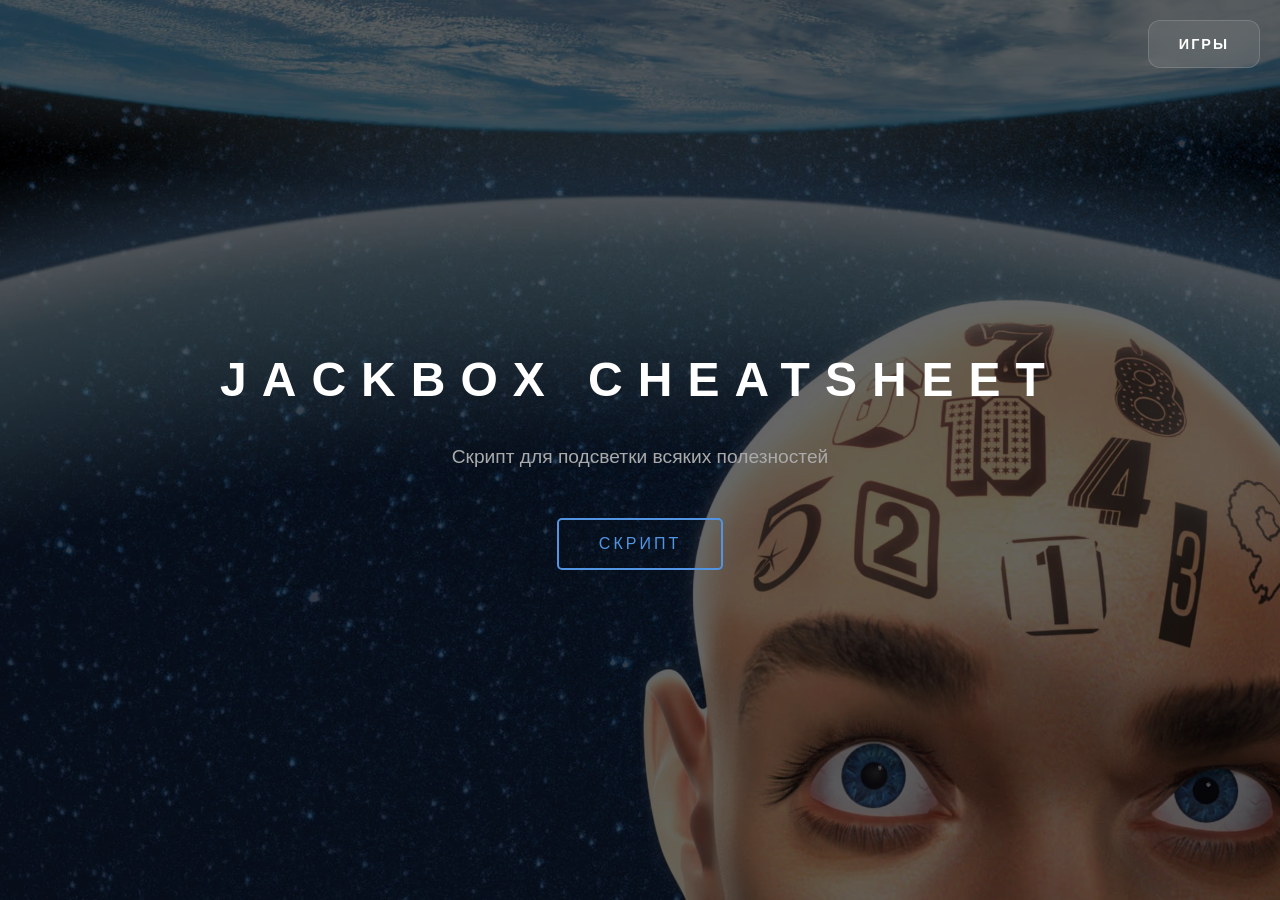
<file: index.html>
<!DOCTYPE html>
<html lang="ru">
<head>
    <meta charset="UTF-8">
    <meta name="viewport" content="width=device-width, initial-scale=1.0">
    <title>Jackbox Hub | Приветствие</title>

    <link rel="stylesheet" href="menu.css">

    <style>
        body, html { margin: 0; padding: 0; width: 100%; height: 100vh; overflow: hidden; font-family: 'Segoe UI', sans-serif; }
        body { background: url('images/index.avif') no-repeat center center fixed; background-size: cover; display: flex; flex-direction: column; align-items: center; justify-content: center; color: #fff; }
        body::before { content: ''; position: fixed; top: 0; left: 0; right: 0; bottom: 0; background: rgba(0, 0, 0, 0.6); z-index: -1; }

        h1 { font-size: 3rem; letter-spacing: 15px; text-transform: uppercase; margin-bottom: 20px; }
        p { font-size: 1.2rem; margin-bottom: 40px; color: #aaa; }

        .start-btn { padding: 15px 40px; background: transparent; border: 2px solid #5294e2; color: #5294e2; font-size: 1rem; text-transform: uppercase; letter-spacing: 3px; cursor: pointer; transition: 0.3s; text-decoration: none; border-radius: 5px; margin: 10px; }
        .start-btn:hover { background: #5294e2; color: #fff; box-shadow: 0 0 20px #5294e2; }

        /* Стеклянное окошко с прозрачностью */
        .script-panel {
            display: none;
            position: fixed;
            top: 50%; left: 50%;
            transform: translate(-50%, -50%);
            width: 90%;
            max-width: 600px;
            background: rgba(20, 20, 27, 0.6); /* Прозрачность 0.6 */
            backdrop-filter: blur(25px); /* Более сильное размытие */
            border: 1px solid rgba(255,255,255,0.15);
            border-radius: 20px;
            padding: 25px;
            box-shadow: 0 20px 50px rgba(0,0,0,0.5);
            z-index: 1000;
        }
        .script-panel textarea { width: 100%; height: 150px; background: rgba(0,0,0,0.2); color: #fff; font-family: monospace; border: 1px solid rgba(255,255,255,0.1); padding: 15px; border-radius: 10px; margin-bottom: 15px; resize: none; box-sizing: border-box; }
    </style>
    <script src="menu.js"></script>
</head>
<body>

    <h1>JACKBOX CHEATSHEET</h1>
    <p>Скрипт для подсветки всяких полезностей</p>

    <div style="display: flex; gap: 10px;">
        <button class="start-btn" id="scriptBtn">СКРИПТ</button>
    </div>

    <div class="script-panel" id="codeModal">
        <h3 style="margin-top: 0; color: #fff; letter-spacing: 2px;">Скрипт для TamperMonkey</h3>
        <textarea id="codeArea" readonly></textarea>
        <div style="display: flex; gap: 10px;">
            <button class="start-btn" id="copyBtn" style="margin: 0; padding: 10px 20px; font-size: 0.8rem;">СКОПИРОВАТЬ</button>
            <button class="start-btn" onclick="document.getElementById('codeModal').style.display='none'" style="margin: 0; padding: 10px 20px; font-size: 0.8rem; border-color: #ff5555; color: #ff5555;">ЗАКРЫТЬ</button>
        </div>
    </div>

    <script>
        const code = `// ==UserScript==
// @name         Jackbox Room Smasher
// @namespace    http://tampermonkey.net/
// @version      1.0
// @description  Подсвечивает правильные ответы в математике и правилах (TMP, TMP2, TMP3), а так же выводит список букв в игре слова (TMP)
// @match        *://*.jackbox.fun/*
// @match        *://*.jackbox.tv/*
// @grant        none
// ==/UserScript==

(function() {
    'use strict';

    let gridObserved = false;

    function solveExpression(text) {
        try {
            let clean = text.replace(/[xX]/g, '*').replace(/÷/g, '/').replace(/[^0-9+\-*/().\s]/g, '');
            if (!clean) return null;
            /* eslint-disable-next-line no-eval */
            return eval(clean);
        } catch(e) {
            return null;
        }
    }

    function universalSolver() {
        if (!gridObserved) {
            const gridWrapper = document.querySelector('#state-grid');
            if (gridWrapper) {
                const gridObserver = new MutationObserver(() => universalSolver());
                gridObserver.observe(gridWrapper, { attributes: true, attributeFilter: ['class', 'style'] });
                gridObserved = true;
            }
        }

        // --- ЭТАП 0: СБОР СТРОКИ ДЛЯ ИГРЫ В СЛОВА (GRID) ---
        const gridWrapper = document.querySelector('#state-grid');
        const isGridActive = gridWrapper && !gridWrapper.classList.contains('pt-page-off') && gridWrapper.style.display !== 'none';

        const gridCells = isGridActive ? Array.from(gridWrapper.querySelectorAll('.jbg-grid-text')) : [];
        const gridString = gridCells.map(cell => cell.innerText.replace(/[\s\u200c\u200b]/g, '')).join('');

        if (gridCells.length === 25 && /[а-яА-ЯёЁa-zA-Z]/.test(gridString)) {
            let container = document.getElementById('extracted-grid-string');

            if (!container) {
                container = document.createElement('div');
                container.id = 'extracted-grid-string';
                container.style.background = '#111';
                container.style.color = '#39ff14';
                container.style.padding = '8px';
                container.style.fontWeight = 'bold';
                container.style.fontSize = '1.4rem';
                container.style.letterSpacing = '3px';
                container.style.textAlign = 'center';
                container.style.border = '2px dashed #39ff14';
                container.style.borderRadius = '5px';
                container.style.width = '90%';
                container.style.cursor = 'pointer';
                container.title = 'Кликни, чтобы скопировать';

                container.style.position = 'fixed';
                container.style.bottom = '10px';
                container.style.left = '5%';
                container.style.zIndex = '99999';
                container.style.margin = '0';

                container.addEventListener('click', () => {
                    navigator.clipboard.writeText(container.innerText).then(() => {
                        const oldBg = container.style.background;
                        container.style.background = '#39ff14';
                        container.style.color = '#000';
                        setTimeout(() => {
                            container.style.background = oldBg;
                            container.style.color = '#39ff14';
                        }, 200);
                    });
                });
                document.body.appendChild(container);
            }
            if (container.innerText !== gridString) {
                container.innerText = gridString;
                navigator.clipboard.writeText(gridString).catch(() => {});
            }
        } else {
            let container = document.getElementById('extracted-grid-string');
            if (container) container.remove();
        }

        // --- ЭТАП 1: ПОДГОТОВКА СЕЛЕКТОРОВ ДЛЯ ДРУГИХ ИГР ---
        const promptEl = document.querySelector('.message.prompt, #prompt .text, .prompt .text, #make-single-choice-text, .instructions');
        const buttons = document.querySelectorAll('button.action.choice, button.choice-button, #make-single-choice-choices button, .button-choice, button.choice');

        if (!promptEl || buttons.length === 0) return;

        let instruction = promptEl.innerText.trim();
        const ariaHiddenEl = promptEl.querySelector('[aria-hidden="true"]');
        if (ariaHiddenEl) {
            instruction = ariaHiddenEl.textContent.trim();
        } else {
            const clone = promptEl.cloneNode(true);
            clone.querySelectorAll('.textDescriptions').forEach(el => el.remove());
            instruction = clone.textContent.trim();
        }

        let targetIndex = -1;
        const btnTexts = Array.from(buttons).map(b => b.innerText.trim());
        const btnNumbers = btnTexts.map(t => parseFloat(t));
        const isNumeric = btnNumbers.every(n => !isNaN(n));
        const isNegative = instruction.startsWith('Не');

        // --- ПРОВЕРКА НА ЧИСТУЮ МАТЕМАТИКУ ---
        const mathInstruction = instruction.replace(/[xX]/g, '*');

        // Проверяем: есть ли цифры и знаки, и нет ли обычных букв (кроме уже замененных X)
        if (/[0-9+\-*/×÷]/.test(mathInstruction) && !/[а-яА-Яa-zA-Z]/.test(mathInstruction.replace(/\*/g, ''))) {
            const correctAnswer = solveExpression(instruction);
            if (correctAnswer !== null) {
                targetIndex = btnNumbers.indexOf(correctAnswer);
            }
        }
        // --- РЕЖИМ "ПРАВИЛА" ---
        else {
            if (instruction.includes('кнопку') || instruction.includes('кнопка')) {
                let numWord = instruction.match(/(первую|вторую|третью|четвертую|четвёртую)/);
                if (numWord) {
                    let idx = -1;
                    if (numWord[0] === 'первую') idx = 0;
                    if (numWord[0] === 'вторую') idx = 1;
                    if (numWord[0] === 'третью') idx = 2;
                    if (numWord[0] === 'четвертую' || numWord[0] === 'четвёртую') idx = 3;

                    if (isNegative) {
                        targetIndex = (idx === 0) ? 1 : 0;
                    } else {
                        targetIndex = idx;
                    }
                }
            }
            else if (isNumeric) {
                if (instruction.includes('нечетное') || instruction.includes('нечётное')) {
                    let idx = btnNumbers.findIndex(n => n % 2 !== 0);
                    targetIndex = isNegative ? btnNumbers.findIndex(n => n % 2 === 0) : idx;
                }
                else if (instruction.includes('четное') || instruction.includes('чётное')) {
                    let idx = btnNumbers.findIndex(n => n % 2 === 0);
                    targetIndex = isNegative ? btnNumbers.findIndex(n => n % 2 !== 0) : idx;
                }
                else if (instruction.includes('наименьшее') || instruction.includes('меньшее')) {
                    let min = Math.min(...btnNumbers);
                    let idx = btnNumbers.indexOf(min);
                    targetIndex = isNegative ? btnNumbers.findIndex(n => n !== min) : idx;
                }
                else if (instruction.includes('наибольшее') || instruction.includes('большее')) {
                    let max = Math.max(...btnNumbers);
                    let idx = btnNumbers.indexOf(max);
                    targetIndex = isNegative ? btnNumbers.findIndex(n => n !== max) : idx;
                }
            }
            else {
                if (instruction.includes('буквой')) {
                    let letterMatch = instruction.match(/буквой\s+([а-яА-ЯёЁa-zA-Z])/);
                    if (letterMatch) {
                        let letter = letterMatch[1].toLowerCase();
                        let idx = btnTexts.findIndex(t => t.toLowerCase().includes(letter));
                        targetIndex = isNegative ? btnTexts.findIndex(t => !t.toLowerCase().includes(letter)) : idx;
                    }
                }
                else if (instruction.includes('короткое')) {
                    let lengths = btnTexts.map(t => t.length);
                    let minLen = Math.min(...lengths);
                    let idx = lengths.indexOf(minLen);
                    targetIndex = isNegative ? lengths.findIndex(l => l !== minLen) : idx;
                }
                else if (instruction.includes('длинное')) {
                    let lengths = btnTexts.map(t => t.length);
                    let maxLen = Math.max(...lengths);
                    let idx = lengths.indexOf(maxLen);
                    targetIndex = isNegative ? lengths.findIndex(l => l !== maxLen) : idx;
                }
            }
        }

        // --- БЕЗУСЛОВНАЯ ОЧИСТКА И ПОДСВЕТКА ---
        buttons.forEach((btn, index) => {
            const innerSpan = btn.querySelector('span');
            const paintTarget = innerSpan || btn;

            if (paintTarget.style.color && paintTarget.style.color !== 'rgb(57, 255, 20)') {
                btn.dataset.origColor = paintTarget.style.color;
            }

            if (index === targetIndex) {
                paintTarget.style.color = '#39ff14';
                paintTarget.style.fontWeight = 'bold';
            } else {
                if (paintTarget.style.color === 'rgb(57, 255, 20)') {
                    paintTarget.style.color = btn.dataset.origColor || '';
                    paintTarget.style.fontWeight = '';
                }
            }
        });
    }

    const observer = new MutationObserver(() => {
        universalSolver();
    });

    observer.observe(document.body, {
        childList: true,
        subtree: true,
        characterData: true
    });
})();`;
        const modal = document.getElementById('codeModal');

        document.getElementById('scriptBtn').onclick = () => {
            modal.style.display = 'block';
            document.getElementById('codeArea').value = code;
        };

        document.getElementById('copyBtn').onclick = () => {
            navigator.clipboard.writeText(code);
            const btn = document.getElementById('copyBtn');
            btn.innerText = 'СКОПИРОВАТЬ!';
            setTimeout(() => { btn.innerText = 'СКОПИРОВАТЬ'; }, 2000);
        };
    </script>
</body>
</html>
</file>
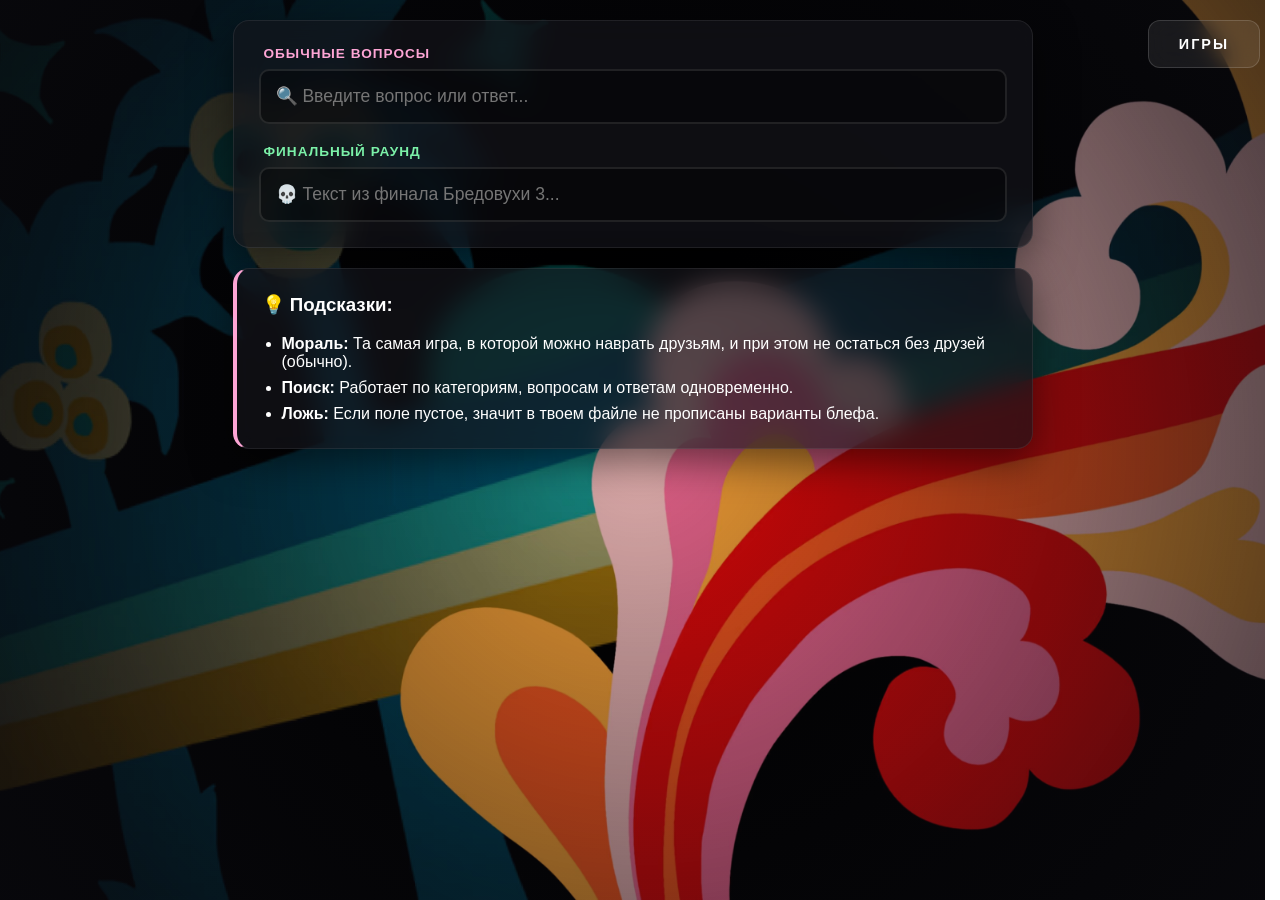
<file: fibbage3.html>
<!DOCTYPE html>
<html lang="ru">
<head>
    <link rel="stylesheet" href="menu.css">
    <script src="menu.js"></script>
    <meta charset="UTF-8">
    <meta name="viewport" content="width=device-width, initial-scale=1.0">
    <title>ВРЕДОВУХА 3 — База данных</title>
    <style>
        /* === ПАЛИТРА ЦВЕТОВ === */
        :root {
            --text: #ffffff;
            --accent: #FDA5D5;
            --accent-final: #7BF1A8;
            --ans-color: #7BF1A8;
            --lie-color: #ff3366;
            --input-bg: rgba(0, 0, 0, 0.4);
            --input-border: rgba(255, 255, 255, 0.1);
        }

        html { scrollbar-gutter: stable; overflow-y: scroll; }
        * { box-sizing: border-box; }
        body { font-family: 'Segoe UI', sans-serif; background: url('images\\fib3.avif') no-repeat center center fixed; background-size: cover; color: var(--text); margin: 0; padding: 20px; min-height: 100vh; }

        /* Виньетка для затемнения краев фона и улучшения контраста */
        body::before {
            content: '';
            position: fixed;
            top: 0; left: 0; right: 0; bottom: 0;
            background: radial-gradient(circle, rgba(0,0,0,0.1) 0%, rgba(10,10,15,0.75) 100%);
            z-index: -1;
        }

        .header { max-width: 800px; margin: 0 auto 20px; display: flex; align-items: center; justify-content: space-between; }
        .back-btn {
            text-decoration: none; color: var(--accent); font-weight: bold; font-size: 0.9rem; border: 1px solid var(--accent); padding: 5px 15px; border-radius: 5px; transition: 0.3s; background: rgba(0,0,0,0.2);
        }
        .back-btn:hover { background: var(--accent); color: #000; }

        /* === МАТОВОЕ СТЕКЛО (GLASSMORPHISM) === */
        .glass-card {
            max-width: 800px; width: 100%; margin: 0 auto 20px; background: rgba(20, 20, 27, 0.65); backdrop-filter: blur(14px); -webkit-backdrop-filter: blur(14px); border: 1px solid rgba(255, 255, 255, 0.08); border-radius: 16px; padding: 25px; box-shadow: 0 12px 40px rgba(0, 0, 0, 0.5);
        }

        .search-box { margin-bottom: 20px; }
        .search-box:last-child { margin-bottom: 0; }
        .search-box input {
            width: 100%; padding: 15px; border-radius: 10px; border: 2px solid var(--input-border); background: var(--input-bg); color: white; font-size: 1.1rem; outline: none; transition: 0.3s;
        }
        #searchInput:focus { border-color: var(--accent); box-shadow: 0 0 15px rgba(253, 165, 211, 0.2); }
        #searchFinal:focus { border-color: var(--accent-final); box-shadow: 0 0 15px rgba(123, 241, 168, 0.2); }

        table { width: 100%; border-collapse: collapse; }
        th { text-align: left; color: var(--accent); padding: 12px 10px; border-bottom: 2px solid rgba(255,255,255,0.1); text-transform: uppercase; font-size: 0.85rem; letter-spacing: 1px; }
        td { padding: 15px 10px; border-bottom: 1px solid rgba(255, 255, 255, 0.05); background: transparent; vertical-align: top; }
        tr:last-child td { border-bottom: none; }

        .ans { color: var(--ans-color); font-weight: bold; font-size: 1.1rem; text-shadow: 0 0 8px rgba(0, 255, 204, 0.2); }
        .lie-text { color: var(--lie-color); font-size: 0.8rem; margin-top: 8px; line-height: 1.4; display: block; border-top: 1px solid rgba(255,255,255,0.1); padding-top: 5px; }
        .cat-tag { font-size: 0.7rem; color: #888; text-transform: uppercase; display: block; margin-bottom: 4px; }
        .blank { color: var(--accent); text-decoration: underline; font-weight: bold; }

        .tips { border-left: 4px solid var(--accent); }
        .tips h3 { margin-top: 0; }
        .tips ul { margin: 10px 0 0 0; padding-left: 20px; }
        .tips li { margin-bottom: 8px; }
        .tips li:last-child { margin-bottom: 0; }
    </style>
</head>
<body>

<div class="glass-card">
    <div class="search-box">
        <label style="color: var(--accent); font-size: 0.85rem; margin-left: 5px; display: block; margin-bottom: 8px; letter-spacing: 1px;"><strong>ОБЫЧНЫЕ ВОПРОСЫ</strong></label>
        <input type="text" id="searchInput" placeholder="🔍 Введите вопрос или ответ...">
    </div>
    <div class="search-box">
        <label style="color: var(--accent-final); font-size: 0.85rem; margin-left: 5px; display: block; margin-bottom: 8px; letter-spacing: 1px;"><strong>ФИНАЛЬНЫЙ РАУНД</strong></label>
        <input type="text" id="searchFinal" placeholder="💀 Текст из финала Бредовухи 3...">
    </div>
</div>

<div id="qaCard" class="glass-card" style="display: none;">
    <table id="qaTable">
        <thead><tr><th style="width: 65%; color:var(--ans-color)">ВОПРОС</th><th><span style="color:var(--ans-color)">ПРАВДА</span> / <span style="color:var(--lie-color)">ЛОЖЬ</span></th></tr></thead>
        <tbody id="tableBody"></tbody>
    </table>
</div>

<div id="finalCard" class="glass-card" style="display: none;">
    <table id="finalTable">
        <thead><tr><th style="width: 65%; color:var(--ans-color)">ФИНАЛЬНЫЙ ВОПРОС</th><th>ОТВЕТ</th></tr></thead>
        <tbody id="finalBody"></tbody>
    </table>
</div>

<div class="glass-card tips">
    <h3>💡 Подсказки:</h3>
    <ul>
        <li><strong>Мораль:</strong> Та самая игра, в которой можно наврать друзьям, и при этом не остаться без друзей (обычно).</li>
        <li><strong>Поиск:</strong> Работает по категориям, вопросам и ответам одновременно.</li>
        <li><strong>Ложь:</strong> Если поле пустое, значит в твоем файле не прописаны варианты блефа.</li>
    </ul>
</div>

<script src="content/data_fibbage3_base.js"></script>
<script src="content/data_fibbage3_final.js"></script>

<script>
    const parseJack = (text) => {
        if (!text) return '—';
        return text.toString()
            .replace(/\[i\]/g, '<i>').replace(/\[\/i\]/g, '</i>')
            .replace(/{{BLANK}}|<Blank>|\[Blank\]/gi, '<span class="blank"><span style="color:var(--text)">_______</span></span>');
    };

    const getJackData = (item) => {
        let q = item.questionText || "";
        let a = item.correctText || "";
        let s = item.suggestions || [];
        let c = item.category || "";

        if (item.fields) {
            item.fields.forEach(f => {
                if (f.n === "QuestionText") q = f.v;
                if (f.n === "CorrectText") a = f.v;
                if (f.n === "Suggestions") s = f.v ? f.v.split(',') : [];
                if (f.n === "Category") c = f.v;
            });
        }
        return { q, a, s, c };
    };

    window.onload = function() {
        const render = (data, bodyId) => {
            const body = document.getElementById(bodyId);
            if (!data) return;
            const items = data.content || (Array.isArray(data) ? data : []);

            body.innerHTML = items.map(raw => {
                const item = getJackData(raw);
                const lies = (item.s && item.s.length > 0)
                    ? `<span class="lie-text"><span style="color:#666; font-weight:bold; font-size:0.6rem;">ЛОЖЬ:</span> ${item.s.join(', ')}</span>`
                    : "";
                return `<tr>
                    <td><span class="cat-tag">${item.c}</span><strong>${parseJack(item.q)}</strong></td>
                    <td><div class="ans">${parseJack(item.a)}</div>${lies}</td>
                </tr>`;
            }).join('');
        };

        render(window.DB_FIBBAGE3_BASE, 'tableBody');
        render(window.DB_FIBBAGE3_FINAL, 'finalBody');

        const handleSearch = (input, cardId, bodyId) => {
            const filter = input.value.trim().toLowerCase();
            const card = document.getElementById(cardId);
            const rows = document.getElementById(bodyId).getElementsByTagName('tr');

            if (filter === "") { card.style.display = "none"; return; }

            let found = false;
            for (let row of rows) {
                if (row.textContent.toLowerCase().includes(filter)) {
                    row.style.display = ""; found = true;
                } else { row.style.display = "none"; }
            }
            card.style.display = found ? "block" : "none";
        };

        document.getElementById('searchInput').oninput = function() { handleSearch(this, 'qaCard', 'tableBody'); };
        document.getElementById('searchFinal').oninput = function() { handleSearch(this, 'finalCard', 'finalBody'); };
    };
</script>
</body>
</html>
</file>
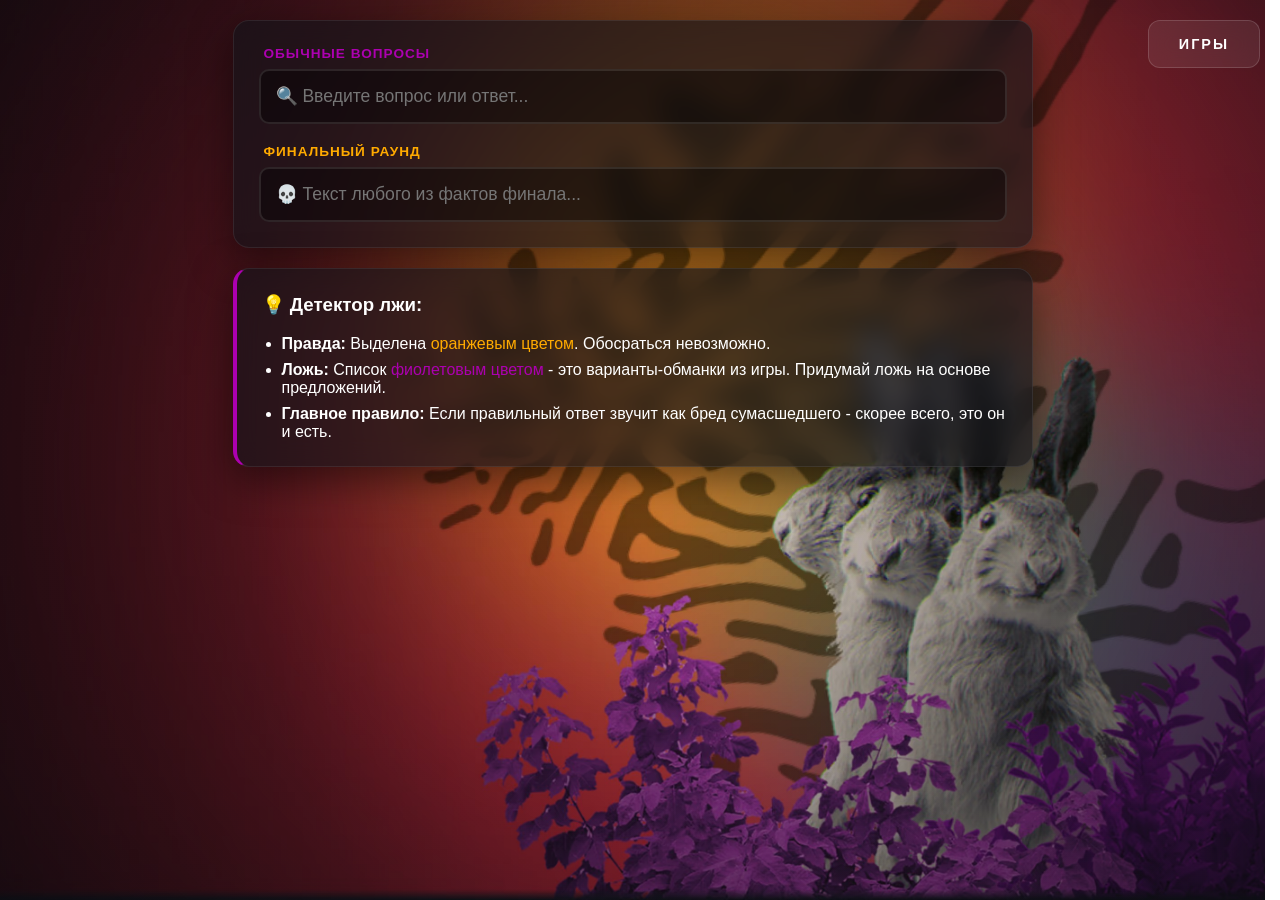
<file: fibbage4.html>
<!DOCTYPE html>
<html lang="ru">
<head>
    <link rel="stylesheet" href="menu.css">
    <script src="menu.js"></script>
    <meta charset="UTF-8">
    <meta name="viewport" content="width=device-width, initial-scale=1.0">
    <title>БРЕДОВУХА 4 — База данных</title>
    <style>
        /* === ПАЛИТРА ЦВЕТОВ === */
        :root {
            --text: #ffffff;
            --accent: #AC00B0;          /* Классика */
            --accent-final: #FFAB00;    /* Финал */
            --ans-color: #FFAB00;       /* Цвет правды */
            --lie-color: #AC00B0;       /* Цвет лжи */
            --input-bg: rgba(0, 0, 0, 0.4);
            --input-border: rgba(255, 255, 255, 0.1);
        }

        html { scrollbar-gutter: stable; overflow-y: scroll; }
        * { box-sizing: border-box; }

        body {
            font-family: 'Segoe UI', sans-serif;
            background: url('images\\fib4.avif') no-repeat center center fixed;
            background-size: cover;
            color: var(--text);
            margin: 0;
            padding: 20px;
            min-height: 100vh;
        }

        /* Виньетка для затемнения краев фона и улучшения контраста */
        body::before {
            content: '';
            position: fixed;
            top: 0; left: 0; right: 0; bottom: 0;
            background: radial-gradient(circle, rgba(0,0,0,0.1) 0%, rgba(10,10,15,0.75) 100%);
            z-index: -1;
        }

        .header {
            max-width: 800px;
            margin: 0 auto 20px;
            display: flex;
            align-items: center;
            justify-content: space-between;
        }

        .back-btn {
            text-decoration: none;
            color: var(--accent);
            font-weight: bold;
            font-size: 0.9rem;
            border: 1px solid var(--accent);
            padding: 5px 15px;
            border-radius: 5px;
            transition: 0.3s;
            background: rgba(0,0,0,0.2);
        }
        .back-btn:hover { background: var(--accent); color: #000; }

        /* === МАТОВОЕ СТЕКЛО (GLASSMORPHISM) === */
        .glass-card {
            max-width: 800px;
            width: 100%;
            margin: 0 auto 20px;
            background: rgba(20, 20, 27, 0.65);
            backdrop-filter: blur(14px);
            -webkit-backdrop-filter: blur(14px);
            border: 1px solid rgba(255, 255, 255, 0.08);
            border-radius: 16px;
            padding: 25px;
            box-shadow: 0 12px 40px rgba(0, 0, 0, 0.5);
        }

        .search-box { margin-bottom: 20px; }
        .search-box:last-child { margin-bottom: 0; }

        .search-box input {
            width: 100%; padding: 15px; border-radius: 10px; border: 2px solid var(--input-border);
            background: var(--input-bg); color: white; font-size: 1.1rem; outline: none; transition: 0.3s;
        }
        #searchInput:focus { border-color: var(--accent); box-shadow: 0 0 15px rgba(253, 165, 213, 0.2); }
        #searchFinal:focus { border-color: var(--accent-final); box-shadow: 0 0 15px rgba(123, 241, 168, 0.2); }

        table { width: 100%; border-collapse: collapse; }
        th { text-align: left; color: var(--accent); padding: 12px 10px; border-bottom: 2px solid rgba(255,255,255,0.1); text-transform: uppercase; font-size: 0.85rem; letter-spacing: 1px; }
        td { padding: 15px 10px; border-bottom: 1px solid rgba(255, 255, 255, 0.05); background: transparent; vertical-align: top; }
        tr:last-child td { border-bottom: none; }

        .ans { color: var(--ans-color); font-weight: bold; font-size: 1.1rem; text-shadow: 0 0 8px rgba(0, 255, 204, 0.2); }
        .lie-text { color: var(--lie-color); font-size: 0.8rem; margin-top: 8px; line-height: 1.4; display: block; border-top: 1px solid rgba(255,255,255,0.1); padding-top: 5px; }
        .lie-label { color: #888; font-weight: bold; text-transform: uppercase; font-size: 0.65rem; margin-right: 5px; }

        .blank { color: var(--accent); text-decoration: underline; font-weight: bold; }
        .final-block { margin-bottom: 10px; padding-bottom: 10px; border-bottom: 1px dashed rgba(255,255,255,0.1); }
        .final-block:last-child { border-bottom: none; margin-bottom: 0; padding-bottom: 0; }
        .cat-label { font-size: 0.7rem; color: #888; text-transform: uppercase; display: block; margin-bottom: 4px; }

        .tips { border-left: 4px solid var(--accent); }
        .tips h3 { margin-top: 0; }
        .tips ul { margin: 10px 0 0 0; padding-left: 20px; }
        .tips li { margin-bottom: 8px; }
        .tips li:last-child { margin-bottom: 0; }
    </style>
</head>
<body>

<div class="glass-card">
    <div class="search-box">
        <label style="color: var(--accent); font-size: 0.85rem; margin-left: 5px; display: block; margin-bottom: 8px; letter-spacing: 1px;"><strong>ОБЫЧНЫЕ ВОПРОСЫ</strong></label>
        <input type="text" id="searchInput" placeholder="🔍 Введите вопрос или ответ...">
    </div>
    <div class="search-box">
        <label style="color: var(--accent-final); font-size: 0.85rem; margin-left: 5px; display: block; margin-bottom: 8px; letter-spacing: 1px;"><strong>ФИНАЛЬНЫЙ РАУНД</strong></label>
        <input type="text" id="searchFinal" placeholder="💀 Текст любого из фактов финала...">
    </div>
</div>

<div id="qaCard" class="glass-card" style="display: none;">
    <table id="qaTable">
        <thead><tr><th style="width: 65%;color:var(--ans-color)">Вопрос</th><th><span style="color:var(--ans-color)">Правда</span> / <span style="color:var(--lie-color)">Ложь</span></th></tr></thead>
        <tbody id="tableBody"></tbody>
    </table>
</div>

<div id="finalCard" class="glass-card" style="display: none;">
    <table id="finalTable">
        <thead><tr><th style="width: 65%;color:var(--ans-color)">Двойной факт</th><th><span style="color:var(--ans-color)">Правда</span> / <span style="color:var(--lie-color)">Ложь</span></th></tr></thead>
        <tbody id="finalBody"></tbody>
    </table>
</div>

<div class="glass-card tips">
    <h3>💡 Детектор лжи:</h3>
    <ul>
        <li><strong>Правда:</strong> Выделена <span style="color:var(--ans-color)">оранжевым цветом</span>. Обосраться невозможно.</li>
        <li><strong>Ложь:</strong> Список <span style="color:var(--lie-color)">фиолетовым цветом</span> - это варианты-обманки из игры. Придумай ложь на основе предложений.</li>
        <li><strong>Главное правило:</strong> Если правильный ответ звучит как бред сумасшедшего - скорее всего, это он и есть.</li>
    </ul>
</div>

<script src="content/data_fibbage4_base.js"></script>
<script src="content/data_fibbage4_final.js"></script>

<script>
    const parseJack = (text) => {
        if (!text) return '-';
        return text.replace(/\[i\]/g, '<i>').replace(/\[\/i\]/g, '</i>')
                   .replace(/{{BLANK}}/g, '<span class="blank">____</span>');
    };

    window.onload = function() {
        // Рендеринг обычных вопросов
        const renderStandard = (data, tbodyId) => {
            const tbody = document.getElementById(tbodyId);
            if (!data) return;
            const items = data.content || (Array.isArray(data) ? data : []);

            tbody.innerHTML = items.map(q => {
                const lies = (q.suggestions && q.suggestions.length > 0)
                    ? `<span class="lie-text"><span class="lie-label">Ложь:</span> ${q.suggestions.join(', ')}</span>`
                    : "";
                return `<tr>
                            <td>
                                <span class="cat-label">${q.category || ''}</span>
                                <strong>${parseJack(q.questionText)}</strong>
                            </td>
                            <td>
                                <div class="ans">${q.correctText || '-'}</div>
                                ${lies}
                            </td>
                        </tr>`;
            }).join('');
        };

        // Рендеринг финала
        const renderFinal = (data, tbodyId) => {
            const tbody = document.getElementById(tbodyId);
            if (!data) return;
            const items = data.content || (Array.isArray(data) ? data : []);

            tbody.innerHTML = items.map(q => {
                const lies = (q.suggestions && q.suggestions.length > 0)
                    ? `<span class="lie-text"><span class="lie-label">Ложь:</span> ${q.suggestions.join(', ')}</span>`
                    : "";
                return `<tr>
                            <td>
                                <div class="final-block">
                                    <span class="cat-label">Факт 1</span>
                                    <strong>${parseJack(q.questionText1)}</strong>
                                </div>
                                <div class="final-block">
                                    <span class="cat-label">Факт 2</span>
                                    <strong>${parseJack(q.questionText2)}</strong>
                                </div>
                            </td>
                            <td>
                                <div class="final-block"><div class="ans">${q.correctText1 || '-'}</div></div>
                                <div class="final-block"><div class="ans">${q.correctText2 || '-'}</div></div>
                                ${lies}
                            </td>
                        </tr>`;
            }).join('');
        };

        // Запуск
        renderStandard(window.DB_FIBBAGE4_BASE, 'tableBody');
        renderFinal(window.DB_FIBBAGE4_FINAL, 'finalBody');

        const handleSearch = (input, cardId, bodyId) => {
            const filter = input.value.trim().toLowerCase();
            const card = document.getElementById(cardId);
            const rows = document.getElementById(bodyId).getElementsByTagName('tr');

            if (filter === "") { card.style.display = "none"; return; }

            let found = false;
            for (let row of rows) {
                if (row.textContent.toLowerCase().includes(filter)) {
                    row.style.display = ""; found = true;
                } else { row.style.display = "none"; }
            }
            card.style.display = found ? "block" : "none";
        };

        document.getElementById('searchInput').oninput = function() { handleSearch(this, 'qaCard', 'tableBody'); };
        document.getElementById('searchFinal').oninput = function() { handleSearch(this, 'finalCard', 'finalBody'); };
    };
</script>
</body>
</html>
</file>
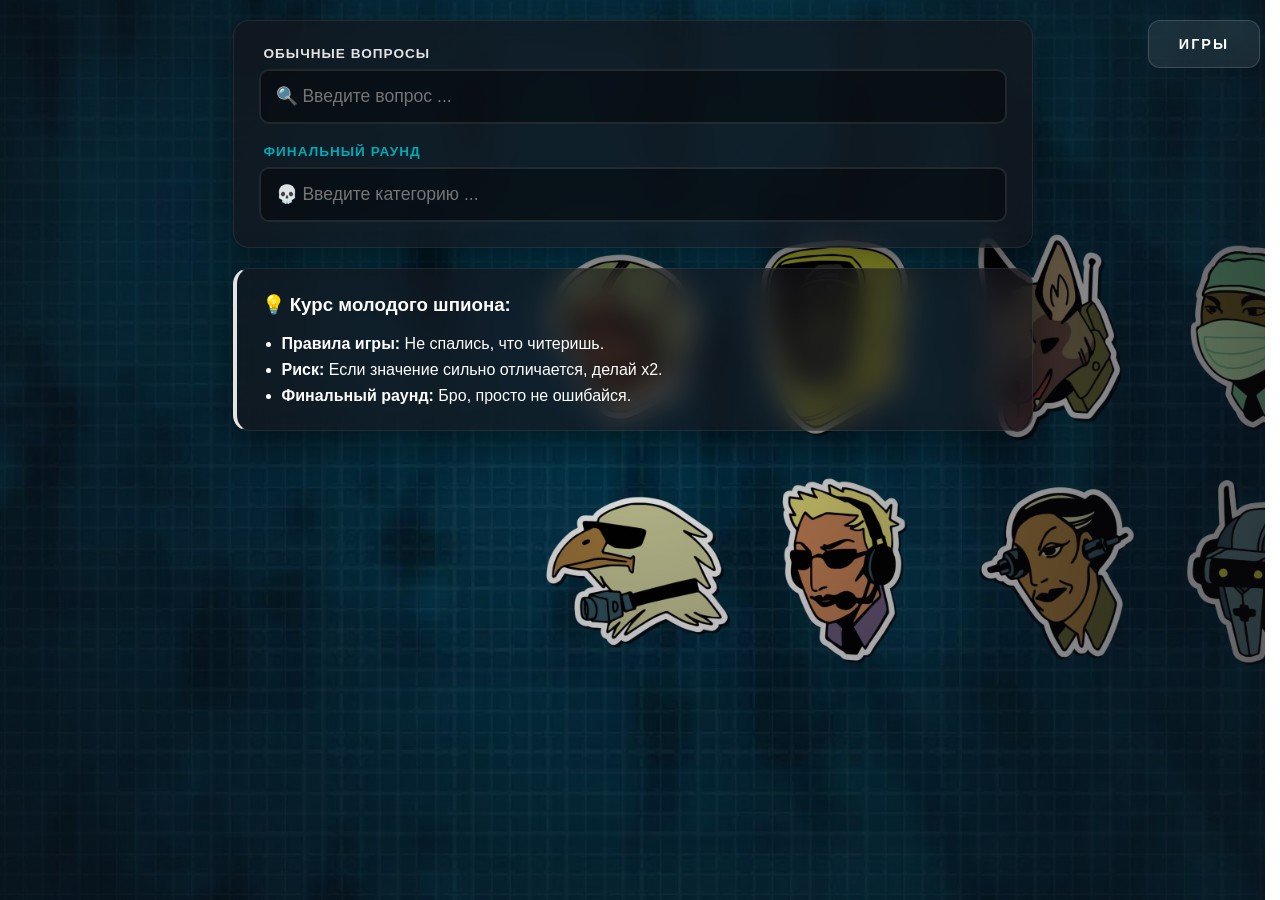
<file: guess.html>
<!DOCTYPE html>
<html lang="ru">
<head>
    <link rel="stylesheet" href="menu.css">
    <script src="menu.js"></script>
    <meta charset="UTF-8">
    <meta name="viewport" content="width=device-width, initial-scale=1.0">
    <title>НАШШПИОНАЖ — База данных</title>
    <style>
        /* === ПАЛИТРА ЦВЕТОВ === */
        :root {
            --text: #ffffff;
            --accent: #E3E3E3;          /* Основной акцент (Голубой) */
            --accent-final: #00AAB8;    /* Акцент для Финала */
            --ans-color: #00ffcc;       /* Цвет ответов и процентов */
            --input-bg: rgba(0, 0, 0, 0.4);
            --input-border: rgba(255, 255, 255, 0.1);
        }

        html { scrollbar-gutter: stable; overflow-y: scroll; }
        * { box-sizing: border-box; }

        body {
            font-family: 'Segoe UI', sans-serif;
            background: url('images\\guess.avif') no-repeat center center fixed;
            background-size: cover;
            color: var(--text);
            margin: 0;
            padding: 20px;
            min-height: 100vh;
        }

        /* Виньетка для затемнения краев фона и улучшения контраста */
        body::before {
            content: '';
            position: fixed;
            top: 0; left: 0; right: 0; bottom: 0;
            background: radial-gradient(circle, rgba(0,0,0,0.1) 0%, rgba(10,10,15,0.75) 100%);
            z-index: -1;
        }

        .header {
            max-width: 800px;
            margin: 0 auto 20px;
            display: flex;
            align-items: center;
            justify-content: space-between;
        }

        .back-btn {
            text-decoration: none;
            color: var(--accent);
            font-weight: bold;
            font-size: 0.9rem;
            border: 1px solid var(--accent);
            padding: 5px 15px;
            border-radius: 5px;
            transition: 0.3s;
            background: rgba(0,0,0,0.2);
        }
        .back-btn:hover { background: var(--accent); color: #000; }

        /* === МАТОВОЕ СТЕКЛО (GLASSMORPHISM) === */
        .glass-card {
            max-width: 800px;
            width: 100%;
            margin: 0 auto 20px;
            background: rgba(20, 20, 27, 0.65);
            backdrop-filter: blur(14px);
            -webkit-backdrop-filter: blur(14px);
            border: 1px solid rgba(255, 255, 255, 0.08);
            border-radius: 16px;
            padding: 25px;
            box-shadow: 0 12px 40px rgba(0, 0, 0, 0.5);
        }

        .search-box { margin-bottom: 20px; }
        .search-box:last-child { margin-bottom: 0; }

        .search-box input {
            width: 100%;
            padding: 15px;
            border-radius: 10px;
            border: 2px solid var(--input-border);
            background: var(--input-bg);
            color: white;
            font-size: 1.1rem;
            outline: none;
            transition: 0.3s;
        }
        #searchInput:focus { border-color: var(--accent); box-shadow: 0 0 15px rgba(227, 227, 227, 0.2); }
        #searchFinal:focus { border-color: var(--accent-final); box-shadow: 0 0 15px rgba(0, 170, 184, 0.2); }

        table { width: 100%; border-collapse: collapse; }
        th {
            text-align: left;
            color: var(--accent);
            padding: 12px 10px;
            border-bottom: 2px solid rgba(255,255,255,0.1);
            text-transform: uppercase;
            font-size: 0.85rem;
            letter-spacing: 1px;
        }
        td { padding: 15px 10px; border-bottom: 1px solid rgba(255, 255, 255, 0.05); background: transparent; vertical-align: top; }
        tr:last-child td { border-bottom: none; }

        .ans { color: var(--ans-color); font-weight: bold; text-shadow: 0 0 8px rgba(0, 255, 204, 0.2); }

        .tips { border-left: 4px solid var(--accent); }
        .tips h3 { margin-top: 0; }
        .tips ul { margin: 10px 0 0 0; padding-left: 20px; }
        .tips li { margin-bottom: 8px; }
        .tips li:last-child { margin-bottom: 0; }
    </style>
</head>
<body>

<div class="glass-card">
    <div class="search-box">
        <label style="color: var(--accent); font-size: 0.85rem; margin-left: 5px; display: block; margin-bottom: 8px; letter-spacing: 1px;"><strong>ОБЫЧНЫЕ ВОПРОСЫ</strong></label>
        <input type="text" id="searchInput" placeholder="🔍 Введите вопрос ...">
    </div>
    <div class="search-box">
        <label style="color: var(--accent-final); font-size: 0.85rem; margin-left: 5px; display: block; margin-bottom: 8px; letter-spacing: 1px;"><strong>ФИНАЛЬНЫЙ РАУНД</strong></label>
        <input type="text" id="searchFinal" placeholder="💀 Введите категорию ...">
    </div>
</div>

<div id="qaCard" class="glass-card" style="display: none;">
    <table id="qaTable">
        <thead>
            <tr><th style="width: 70%;">Вопрос</th><th>Ответ</th></tr>
        </thead>
        <tbody id="tableBody"></tbody>
    </table>
</div>

<div id="finalCard" class="glass-card" style="display: none;">
    <table id="finalTable">
        <thead>
            <tr><th style="width: 55%;">Категория</th><th>Правильные варианты</th></tr>
        </thead>
        <tbody id="finalBody"></tbody>
    </table>
</div>

<div class="glass-card tips">
    <h3>💡 Курс молодого шпиона:</h3>
    <ul>
        <li><strong>Правила игры:</strong> Не спались, что читеришь.</li>
        <li><strong>Риск:</strong> Если значение сильно отличается, делай х2.</li>
        <li><strong>Финальный раунд:</strong> Бро, просто не ошибайся.</li>
    </ul>
</div>

<script src="content/data_guess.js"></script>
<script src="content/data_guess_final.js"></script>

<script>
    window.onload = function() {
        const tableBody = document.getElementById('tableBody');
        const finalBody = document.getElementById('finalBody');
        const qaCard = document.getElementById('qaCard');
        const finalCard = document.getElementById('finalCard');
        const searchInput = document.getElementById('searchInput');
        const searchFinal = document.getElementById('searchFinal');

        const flattenFields = (fields) => fields.reduce((acc, f) => ({ ...acc, [f.n]: f.v }), {});

        // 1. Отрисовка обычных раундов
        if (typeof DB_DATA !== 'undefined') {
            tableBody.innerHTML = DB_DATA.map(raw => {
                const f = flattenFields(raw.fields);
                return `<tr>
                            <td><strong>${f.QText || 'Вопрос не найден'}</strong></td>
                            <td class="ans">${f.A || 0}%</td>
                        </tr>`;
            }).join('');
        }

        // 2. Отрисовка Финального раунда
        if (typeof DB_DATA_FINAL !== 'undefined') {
            finalBody.innerHTML = DB_DATA_FINAL.map(raw => {
                const f = flattenFields(raw.fields);
                let listHtml = '';
                for (let i = 0; i < 3; i++) {
                    const choice = f['Choice' + i];
                    const val = f['Val' + i];
                    if (choice) {
                        listHtml += `<div style="display:flex; justify-content:space-between; border-bottom:1px solid rgba(255,255,255,0.05); padding: 6px 0;">
                                        <span>${choice}</span>
                                        <span class="ans">${val}%</span>
                                     </div>`;
                    }
                }
                return `<tr>
                            <td style="color: var(--accent-final); font-weight: bold; vertical-align: top;">${f.QText}</td>
                            <td>${listHtml}</td>
                        </tr>`;
            }).join('');
        }

        // Общая функция поиска
        const handleSearch = (input, card, body) => {
            const filter = input.value.trim().toLowerCase();
            const rows = body.getElementsByTagName('tr');
            if (filter === "") { card.style.display = "none"; return; }
            let hasResults = false;
            for (let row of rows) {
                const match = row.textContent.toLowerCase().includes(filter);
                row.style.display = match ? "" : "none";
                if (match) hasResults = true;
            }
            card.style.display = hasResults ? "block" : "none";
        };

        searchInput.addEventListener('input', () => handleSearch(searchInput, qaCard, tableBody));
        searchFinal.addEventListener('input', () => handleSearch(searchFinal, finalCard, finalBody));
    };
</script>
</body>
</html>
</file>
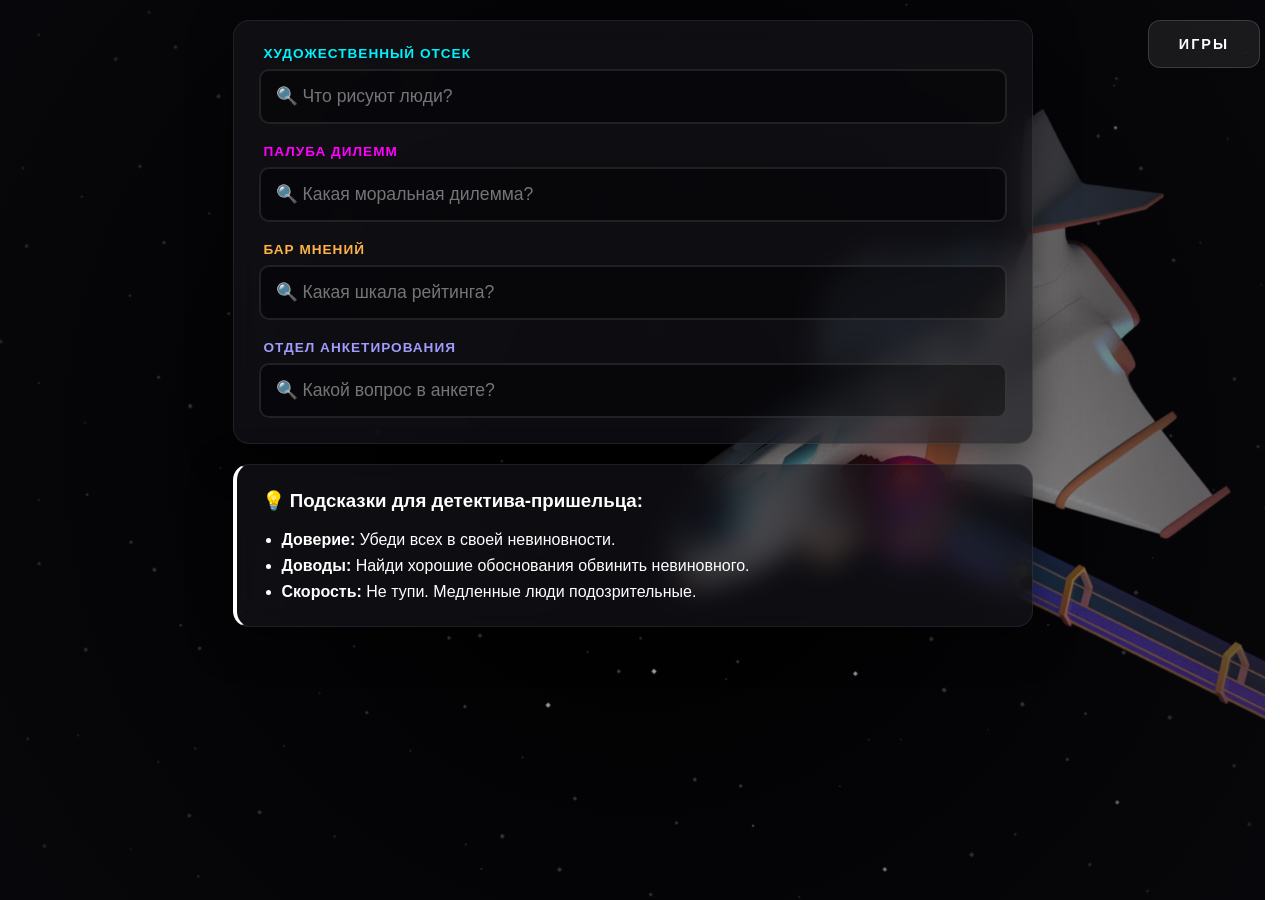
<file: push.html>
<!DOCTYPE html>
<html lang="ru">
<head>
    <link rel="stylesheet" href="menu.css">
    <script src="menu.js"></script>
    <meta charset="UTF-8">
    <meta name="viewport" content="width=device-width, initial-scale=1.0">
    <title>ЖМИ НА КНОПКУ — База данных</title>
    <style>
        /* === ПАЛИТРА ЦВЕТОВ === */
        :root {
            --text: #ffffff;
            --accent: #E3E3E3;
            --ans-color: #00ffcc;       /* Человек / Верный ответ */
            --alien-color: #ff3366;     /* Пришелец / Ложь */
            --input-bg: rgba(0, 0, 0, 0.4);
            --input-border: rgba(255, 255, 255, 0.1);

            /* Цвета отсеков из игры */
            --drawing: #00f2ff;
            --morality: #ff00ff;
            --rating: #ffb347;
            --writing: #a29bfe;
        }

        html { scrollbar-gutter: stable; overflow-y: scroll; }
        * { box-sizing: border-box; }

        body {
            font-family: 'Segoe UI', sans-serif;
            background: url('images\\push.avif') no-repeat center center fixed;
            background-size: cover;
            color: var(--text);
            margin: 0;
            padding: 20px;
            min-height: 100vh;
        }

        /* Виньетка для затемнения краев фона и улучшения контраста */
        body::before {
            content: '';
            position: fixed;
            top: 0; left: 0; right: 0; bottom: 0;
            background: radial-gradient(circle, rgba(0,0,0,0.1) 0%, rgba(10,10,15,0.75) 100%);
            z-index: -1;
        }

        /* Шапка: Кнопка слева, Заголовок справа */
        .header {
            max-width: 800px;
            margin: 0 auto 20px;
            display: flex;
            align-items: center;
            justify-content: space-between;
        }

        .back-btn {
            text-decoration: none;
            color: var(--accent);
            font-weight: bold;
            font-size: 0.9rem;
            border: 1px solid var(--accent);
            padding: 5px 15px;
            border-radius: 5px;
            transition: 0.3s;
            background: rgba(0,0,0,0.2);
        }
        .back-btn:hover { background: var(--accent); color: #000; }

        /* === МАТОВОЕ СТЕКЛО (GLASSMORPHISM) === */
        .glass-card {
            max-width: 800px;
            width: 100%;
            margin: 0 auto 20px;
            background: rgba(20, 20, 27, 0.65);
            backdrop-filter: blur(14px);
            -webkit-backdrop-filter: blur(14px);
            border: 1px solid rgba(255, 255, 255, 0.08);
            border-radius: 16px;
            padding: 25px;
            box-shadow: 0 12px 40px rgba(0, 0, 0, 0.5);
        }

        .search-box { margin-bottom: 20px; }
        .search-box:last-child { margin-bottom: 0; }
        .search-box label { font-size: 0.85rem; margin-left: 5px; display: block; margin-bottom: 8px; letter-spacing: 1px; }

        .search-box input {
            width: 100%;
            padding: 15px;
            border-radius: 10px;
            border: 2px solid var(--input-border);
            background: var(--input-bg);
            color: white;
            font-size: 1.1rem;
            outline: none;
            transition: 0.3s;
        }

        /* Акценты при фокусе */
        #searchDrawing:focus { border-color: var(--drawing); box-shadow: 0 0 15px rgba(0, 242, 255, 0.2); }
        #searchMorality:focus { border-color: var(--morality); box-shadow: 0 0 15px rgba(255, 0, 255, 0.2); }
        #searchRating:focus { border-color: var(--rating); box-shadow: 0 0 15px rgba(255, 179, 71, 0.2); }
        #searchWriting:focus { border-color: var(--writing); box-shadow: 0 0 15px rgba(162, 155, 254, 0.2); }

        table { width: 100%; border-collapse: collapse; }
        th { text-align: left; padding: 12px 10px; border-bottom: 2px solid rgba(255,255,255,0.1); text-transform: uppercase; font-size: 0.85rem; letter-spacing: 1px; }
        td { padding: 15px 10px; border-bottom: 1px solid rgba(255, 255, 255, 0.05); background: transparent; vertical-align: top; }
        tr:last-child td { border-bottom: none; }

        /* Оформление карточки внутри таблицы */
        .human-prompt { color: var(--text); font-weight: bold; font-size: 1.1rem; margin-bottom: 10px; }
        .alien-list { border-top: 1px solid rgba(255,255,255,0.1); padding-top: 10px; }
        .alien-item { color: var(--ans-color); font-size: 0.95rem; margin-bottom: 5px; display: block; text-shadow: 0 0 8px rgba(0, 255, 204, 0.15); }
        .label { font-size: 0.65rem; opacity: 0.5; text-transform: uppercase; margin-right: 10px; font-weight: normal; color: #fff; }

        /* Блок советов с белой полосой */
        .tips { border-left: 4px solid #fff; }
        .tips h3 { margin-top: 0; }
        .tips ul { margin: 10px 0 0 0; padding-left: 20px; }
        .tips li { margin-bottom: 8px; }
        .tips li:last-child { margin-bottom: 0; }
    </style>
</head>
<body>

<div class="glass-card">
    <div class="search-box">
        <label style="color: var(--drawing);"><strong>ХУДОЖЕСТВЕННЫЙ ОТСЕК</strong></label>
        <input type="text" id="searchDrawing" placeholder="🔍 Что рисуют люди?">
    </div>
    <div class="search-box">
        <label style="color: var(--morality);"><strong>ПАЛУБА ДИЛЕММ</strong></label>
        <input type="text" id="searchMorality" placeholder="🔍 Какая моральная дилемма?">
    </div>
    <div class="search-box">
        <label style="color: var(--rating);"><strong>БАР МНЕНИЙ</strong></label>
        <input type="text" id="searchRating" placeholder="🔍 Какая шкала рейтинга?">
    </div>
    <div class="search-box">
        <label style="color: var(--writing);"><strong>ОТДЕЛ АНКЕТИРОВАНИЯ</strong></label>
        <input type="text" id="searchWriting" placeholder="🔍 Какой вопрос в анкете?">
    </div>
</div>

<div id="cardDrawing" class="glass-card" style="display: none;">
    <table id="tableDrawing"><thead><tr><th style="color: var(--drawing);">Художественный отсек</th></tr></thead><tbody id="bodyDrawing"></tbody></table>
</div>

<div id="cardMorality" class="glass-card" style="display: none;">
    <table id="tableMorality"><thead><tr><th style="color: var(--morality);">Палуба дилемм</th></tr></thead><tbody id="bodyMorality"></tbody></table>
</div>

<div id="cardRating" class="glass-card" style="display: none;">
    <table id="tableRating"><thead><tr><th style="color: var(--rating);">Бар мнений</th></tr></thead><tbody id="bodyRating"></tbody></table>
</div>

<div id="cardWriting" class="glass-card" style="display: none;">
    <table id="tableWriting"><thead><tr><th style="color: var(--writing);">Отдел анкетрования</th></tr></thead><tbody id="bodyWriting"></tbody></table>
</div>

<div class="glass-card tips">
    <h3>💡 Подсказки для детектива-пришельца:</h3>
    <ul>
        <li><strong>Доверие:</strong> Убеди всех в своей невиновности.</li>
        <li><strong>Доводы:</strong> Найди хорошие обоснования обвинить невиновного.</li>
        <li><strong>Скорость:</strong> Не тупи. Медленные люди подозрительные.</li>
    </ul>
</div>

<script src="content/data_ptb_drawing.js"></script>
<script src="content/data_ptb_morality.js"></script>
<script src="content/data_ptb_rating.js"></script>
<script src="content/data_ptb_writing.js"></script>

<script>
    window.onload = function() {
        const flattenFields = (fields) => fields.reduce((acc, f) => ({ ...acc, [f.n]: f.v }), {});

        const renderPTB = (data, bodyId) => {
            const body = document.getElementById(bodyId);
            if (typeof data === 'undefined') return;

            body.innerHTML = data.map(raw => {
                const f = flattenFields(raw.fields);
                const humanText = f.HumanPromptText || f.QuestionText || '???';

                let alienListHtml = '';
                for (let i = 0; i <= 8; i++) {
                    const alienText = f['AlienPromptText' + i];
                    if (alienText && alienText !== "undefined" && alienText.trim() !== "") {
                        alienListHtml += `<span class="alien-item">• ${alienText}</span>`;
                    }
                }

                return `<tr>
                    <td>
                        <div class="human-prompt"><span class="label">Человек:</span>${humanText}</div>
                        <div class="alien-list">
                            <div class="label" style="margin-bottom: 5px;">Варианты Пришельца:</div>
                            ${alienListHtml}
                        </div>
                    </td>
                </tr>`;
            }).join('');
        };

        renderPTB(window.DB_PTB_DRAWING, 'bodyDrawing');
        renderPTB(window.DB_PTB_MORALITY, 'bodyMorality');
        renderPTB(window.DB_PTB_RATING, 'bodyRating');
        renderPTB(window.DB_PTB_WRITING, 'bodyWriting');

        const handleSearch = (input, card, tbody) => {
            const filter = input.value.trim().toLowerCase();
            const rows = tbody.getElementsByTagName('tr');
            if (filter === "") { card.style.display = "none"; return; }
            let hasResults = false;
            for (let row of rows) {
                const match = row.textContent.toLowerCase().includes(filter);
                row.style.display = match ? "" : "none";
                if (match) hasResults = true;
            }
            card.style.display = hasResults ? "block" : "none";
        };

        document.getElementById('searchDrawing').oninput = function() { handleSearch(this, document.getElementById('cardDrawing'), document.getElementById('bodyDrawing')); };
        document.getElementById('searchMorality').oninput = function() { handleSearch(this, document.getElementById('cardMorality'), document.getElementById('bodyMorality')); };
        document.getElementById('searchRating').oninput = function() { handleSearch(this, document.getElementById('cardRating'), document.getElementById('bodyRating')); };
        document.getElementById('searchWriting').oninput = function() { handleSearch(this, document.getElementById('cardWriting'), document.getElementById('bodyWriting')); };
    };
</script>
</body>
</html>
</file>
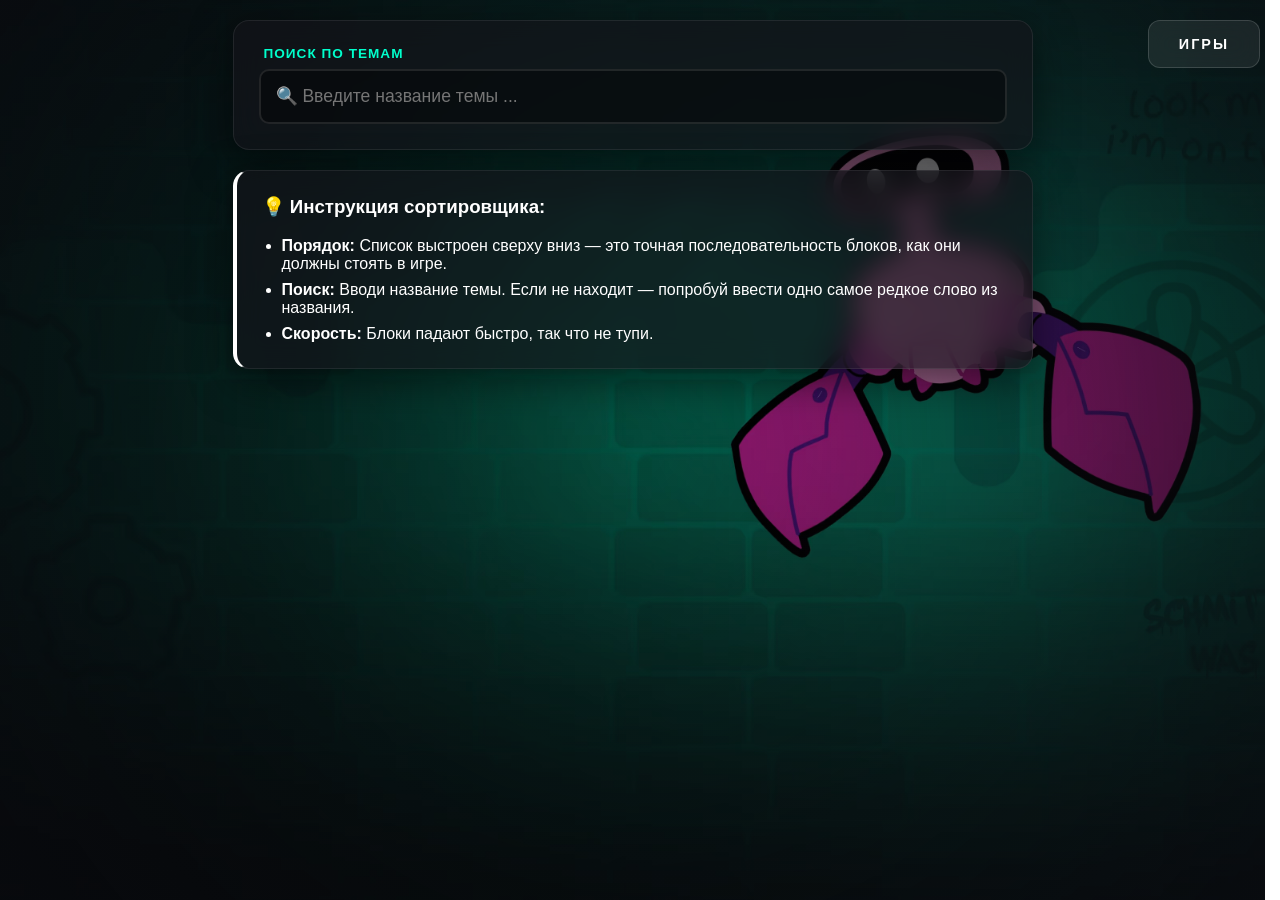
<file: quixort.html>
<!DOCTYPE html>
<html lang="ru">
<head>
    <link rel="stylesheet" href="menu.css">
    <script src="menu.js"></script>
    <meta charset="UTF-8">
    <meta name="viewport" content="width=device-width, initial-scale=1.0">
    <title>СКОРОСОРТ — База данных</title>
    <style>
        /* === ПАЛИТРА ЦВЕТОВ === */
        :root {
            --text: #ffffff;
            --accent: #00ffcc;
            --ans-color: #00ffcc;
            --input-bg: rgba(0, 0, 0, 0.4);
            --input-border: rgba(255, 255, 255, 0.1);
        }

        html { scrollbar-gutter: stable; overflow-y: scroll; }
        * { box-sizing: border-box; }

        body {
            font-family: 'Segoe UI', sans-serif;
            background: url('images\\quixort.avif') no-repeat center center fixed;
            background-size: cover;
            color: var(--text);
            margin: 0;
            padding: 20px;
            min-height: 100vh;
        }

        /* Виньетка для затемнения краев фона и улучшения контраста */
        body::before {
            content: '';
            position: fixed;
            top: 0; left: 0; right: 0; bottom: 0;
            background: radial-gradient(circle, rgba(0,0,0,0.1) 0%, rgba(10,10,15,0.75) 100%);
            z-index: -1;
        }

        /* Шапка: Кнопка слева, Заголовок справа */
        .header {
            max-width: 800px;
            margin: 0 auto 20px;
            display: flex;
            align-items: center;
            justify-content: space-between;
        }

        .back-btn {
            text-decoration: none;
            color: var(--accent);
            font-weight: bold;
            font-size: 0.9rem;
            border: 1px solid var(--accent);
            padding: 5px 15px;
            border-radius: 5px;
            transition: 0.3s;
            background: rgba(0,0,0,0.2);
        }
        .back-btn:hover { background: var(--accent); color: #000; }

        /* === МАТОВОЕ СТЕКЛО (GLASSMORPHISM) === */
        .glass-card {
            max-width: 800px;
            width: 100%;
            margin: 0 auto 20px;
            background: rgba(20, 20, 27, 0.65);
            backdrop-filter: blur(14px);
            -webkit-backdrop-filter: blur(14px);
            border: 1px solid rgba(255, 255, 255, 0.08);
            border-radius: 16px;
            padding: 25px;
            box-shadow: 0 12px 40px rgba(0, 0, 0, 0.5);
        }

        .search-box { margin-bottom: 0; }
        .search-box input {
            width: 100%;
            padding: 15px;
            border-radius: 10px;
            border: 2px solid var(--input-border);
            background: var(--input-bg);
            color: white;
            font-size: 1.1rem;
            outline: none;
            transition: 0.3s;
        }
        #searchInput:focus { border-color: var(--ans-color); box-shadow: 0 0 15px rgba(0, 255, 204, 0.2); }

        table { width: 100%; border-collapse: collapse; }
        th {
            text-align: left;
            color: var(--accent);
            padding: 12px 10px;
            border-bottom: 2px solid rgba(255,255,255,0.1);
            text-transform: uppercase;
            font-size: 0.85rem;
            letter-spacing: 1px;
        }
        td { padding: 15px 10px; border-bottom: 1px solid rgba(255, 255, 255, 0.05); background: transparent; }
        tr:last-child td { border-bottom: none; }

        .ans { color: var(--ans-color); font-weight: bold; display: block; margin-bottom: 4px; text-shadow: 0 0 8px rgba(0, 255, 204, 0.2); }
        .tag { font-size: 0.7rem; opacity: 0.5; margin-right: 8px; text-transform: uppercase; font-weight: normal; }

        /* Блок советов с белой полосой */
        .tips {
            border-left: 4px solid #fff;
        }
        .tips h3 { margin-top: 0; }
        .tips ul { margin: 10px 0 0 0; padding-left: 20px; }
        .tips li { margin-bottom: 8px; }
        .tips li:last-child { margin-bottom: 0; }
    </style>
</head>
<body>

<div class="glass-card">
    <div class="search-box">
        <label style="color: var(--accent); font-size: 0.85rem; margin-left: 5px; display: block; margin-bottom: 8px; letter-spacing: 1px;"><strong>ПОИСК ПО ТЕМАМ</strong></label>
        <input type="text" id="searchInput" placeholder="🔍 Введите название темы ...">
    </div>
</div>

<div id="qaCard" class="glass-card" style="display: none;">
    <table id="qaTable">
        <thead>
            <tr><th>Тема</th><th>Правильный порядок</th></tr>
        </thead>
        <tbody id="tableBody"></tbody>
    </table>
</div>

<div class="glass-card tips">
    <h3>💡 Инструкция сортировщика:</h3>
    <ul>
        <li><strong>Порядок:</strong> Список выстроен сверху вниз — это точная последовательность блоков, как они должны стоять в игре.</li>
        <li><strong>Поиск:</strong> Вводи название темы. Если не находит — попробуй ввести одно самое редкое слово из названия.</li>
        <li><strong>Скорость:</strong> Блоки падают быстро, так что не тупи.</li>
    </ul>
</div>

<script src="content/data_quixort.js"></script>

<script>
    window.onload = function() {
        const tableBody = document.getElementById('tableBody');
        const qaCard = document.getElementById('qaCard');
        const searchInput = document.getElementById('searchInput');

        // Функция для обработки тегов курсива [i] -> <i>
        const parseText = (text) => {
            if (!text) return '';
            return text.toString()
                .replace(/\[i\]/g, '<i>')
                .replace(/\[\/i\]/g, '</i>');
        };

        if (typeof DB_DATA !== 'undefined' && DB_DATA.content) {
            tableBody.innerHTML = DB_DATA.content.map(raw => {
                const category = raw.categories && raw.categories.length > 0
                    ? raw.categories[0].replace('quix-', '').toUpperCase()
                    : 'ОБЩЕЕ';

                const labelsHtml = `<div style="font-size: 0.75rem; color: #888; margin-bottom: 10px; font-style: italic;">
                                        ${raw.leftLabel} ➔ ${raw.rightLabel}
                                    </div>`;

                // Здесь теперь вызываем parseText для longText
                const listHtml = raw.items.map((item, index) => `
                    <div class="ans">
                        <span class="tag">${index + 1}.</span>${parseText(item.longText)}
                        <span style="opacity: 0.5; font-size: 0.8rem;">(${item.displayValue})</span>
                    </div>
                `).join('');

                let trashHtml = '';
                if (raw.trash && raw.trash.length > 0) {
                    trashHtml = `<div style="margin-top: 10px; border-top: 1px dashed rgba(255,255,255,0.1); padding-top: 5px;">
                                    <span class="tag" style="color: #ff4444;">МУСОР:</span>
                                    <span style="font-size: 0.85rem; color: #aaa;">${raw.trash.map(t => parseText(t.shortText)).join(', ')}</span>
                                 </div>`;
                }

                return `<tr>
                            <td style="vertical-align: top; width: 40%;">
                                <div style="font-size: 0.65rem; color: var(--ans-color); margin-bottom: 5px; letter-spacing: 1px;">[${category}]</div>
                                <div style="font-weight: bold; color: #fff; font-size: 1.1rem; line-height: 1.2;">${parseText(raw.prompt)}</div>
                            </td>
                            <td>
                                ${labelsHtml}
                                ${listHtml}
                                ${trashHtml}
                            </td>
                        </tr>`;
            }).join('');
        }

        searchInput.addEventListener('input', () => {
            const filter = searchInput.value.trim().toLowerCase();
            const rows = tableBody.getElementsByTagName('tr');

            if (filter === "") {
                qaCard.style.display = "none";
                return;
            }

            let hasResults = false;
            for (let row of rows) {
                const match = row.textContent.toLowerCase().includes(filter);
                row.style.display = match ? "" : "none";
                if (match) hasResults = true;
            }
            qaCard.style.display = hasResults ? "block" : "none";
        });
    };
</script>
</body>
</html>
</file>
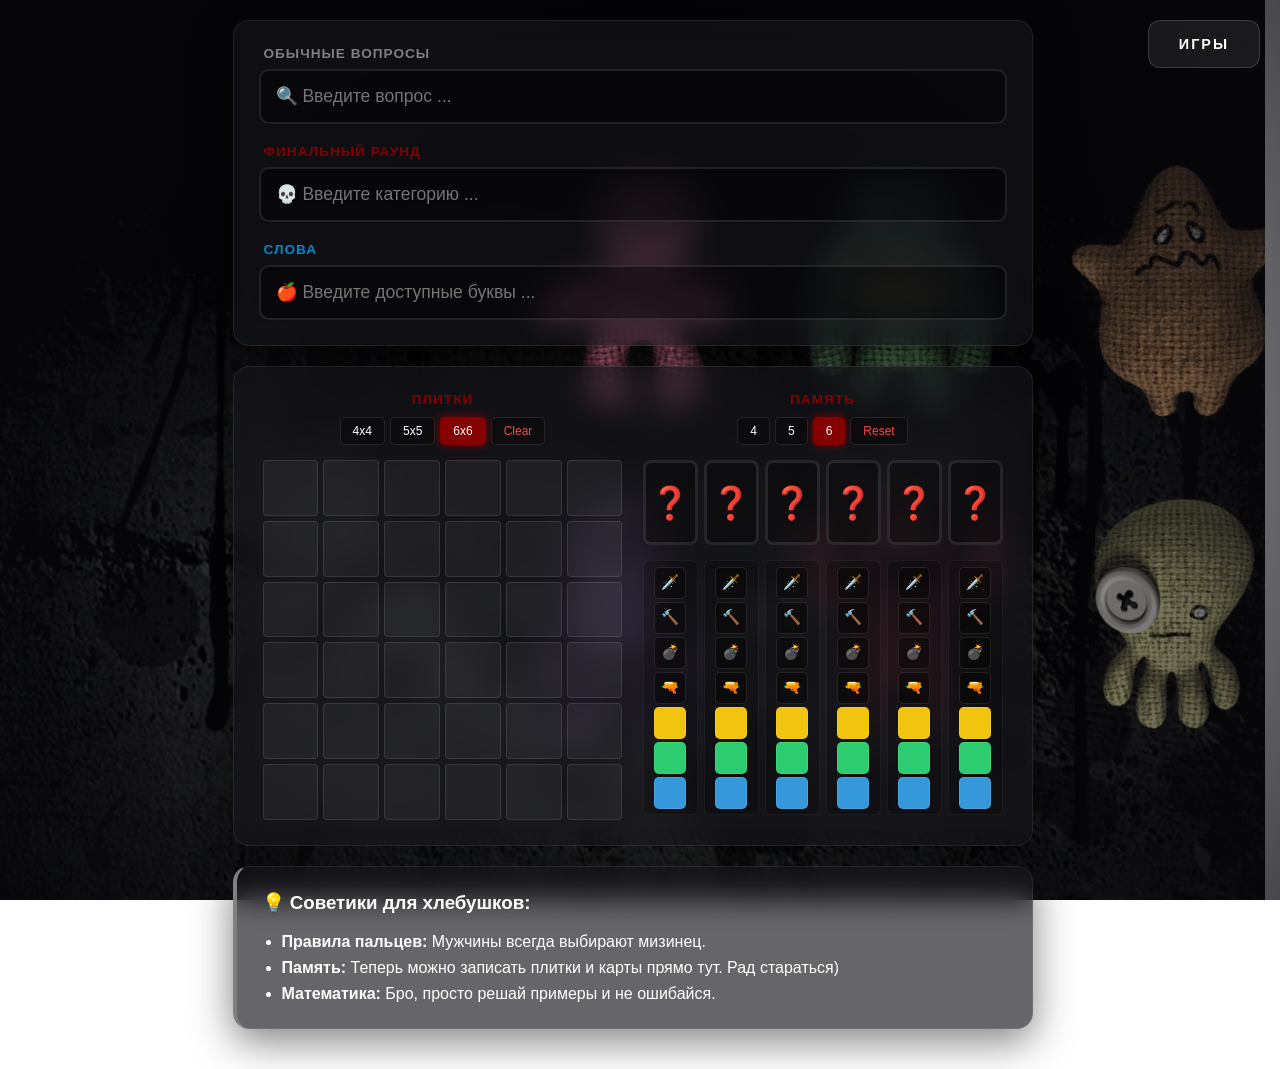
<file: tmp1.html>
<!DOCTYPE html>
<html lang="ru">
<head>
    <link rel="stylesheet" href="menu.css">
    <script src="menu.js"></script>
    <meta charset="UTF-8">
    <meta name="viewport" content="width=device-width, initial-scale=1.0">
    <title>TRIVIA MURDER PARTY — База данных</title>
    <style>
        /* === ПАЛИТРА ЦВЕТОВ (TMP1 в стиле Glassmorphism) === */
        :root {
            --text: #ffffff;
            --accent: #808080;
            --accent-final: #850000;
            --accent-words: #0088cc;
            --ans-color: #C90000;
            --input-bg: rgba(0, 0, 0, 0.4);
            --input-border: rgba(255, 255, 255, 0.1);
            --tool-size: 360px;
        }

        html { scrollbar-gutter: stable; overflow-y: scroll; }
        * { box-sizing: border-box; }

        body {
            font-family: 'Segoe UI', sans-serif;
            background: url('images\\tmp.avif') no-repeat center center fixed;
            background-size: cover;
            color: var(--text);
            margin: 0;
            padding: 20px;
            min-height: 100vh;
            user-select: none;
        }

        body::before {
            content: '';
            position: fixed;
            top: 0; left: 0; right: 0; bottom: 0;
            background: radial-gradient(circle, rgba(0,0,0,0.1) 0%, rgba(10,10,15,0.75) 100%);
            z-index: -1;
        }

        .header { max-width: 800px; margin: 0 auto 20px; display: flex; align-items: center; justify-content: space-between; }
        .back-btn { text-decoration: none; color: var(--accent); font-weight: bold; font-size: 0.9rem; border: 1px solid var(--accent); padding: 5px 15px; border-radius: 5px; transition: 0.3s; background: rgba(0,0,0,0.2); }
        .back-btn:hover { background: var(--accent); color: #000; }

        /* === МАТОВОЕ СТЕКЛО (GLASSMORPHISM) === */
        .glass-card {
            max-width: 800px;
            width: 100%;
            margin: 0 auto 20px;
            background: rgba(20, 20, 27, 0.65);
            backdrop-filter: blur(14px);
            -webkit-backdrop-filter: blur(14px);
            border: 1px solid rgba(255, 255, 255, 0.08);
            border-radius: 16px;
            padding: 25px;
            box-shadow: 0 12px 40px rgba(0, 0, 0, 0.5);
        }

        .search-box { margin-bottom: 20px; }
        .search-box:last-child { margin-bottom: 0; }

        input {
            width: 100%; padding: 15px; border-radius: 10px; border: 2px solid var(--input-border);
            background: var(--input-bg); color: white; font-size: 1.1rem; outline: none; transition: 0.3s;
            cursor: pointer;
        }
        #searchInput:focus { border-color: var(--accent); box-shadow: 0 0 15px rgba(128, 128, 128, 0.2); }
        #searchFinal:focus { border-color: var(--accent-final); box-shadow: 0 0 15px rgba(133, 0, 0, 0.2); }
        #searchWords:focus { border-color: var(--accent-words); box-shadow: 0 0 15px rgba(0, 136, 204, 0.2); }

        table { width: 100%; border-collapse: collapse; }
        th { text-align: left; color: var(--accent); padding: 12px 10px; border-bottom: 2px solid rgba(255,255,255,0.1); text-transform: uppercase; font-size: 0.85rem; letter-spacing: 1px; }
        td { padding: 15px 10px; border-bottom: 1px solid rgba(255, 255, 255, 0.05); background: transparent; vertical-align: top; }
        tr:last-child td { border-bottom: none; }

        .ans { color: var(--ans-color); font-weight: bold; text-shadow: 0 0 8px rgba(201, 0, 0, 0.2); line-height: 1.4; }

        /* === ОБЪЕДИНЕННЫЕ ИНСТРУМЕНТЫ В ОДНУ ЛИНИЮ === */
        .tools-wrapper {
        display: flex;
        flex-wrap: wrap; /* Все еще оставляем wrap для мобильных */
        gap: 20px;       /* Уменьшили с 30px до 20px, чтобы влезло */
        justify-content: center;
        }
        .tool-column { display: flex; flex-direction: column; align-items: center; width: var(--tool-size); flex-shrink: 0; }
        .tool-column h3 { margin: 0 0 10px 0; font-size: 0.85rem; text-transform: uppercase; color: var(--accent-final); letter-spacing: 1px; }
        .tool-controls { display: flex; gap: 5px; margin-bottom: 15px; }

        .tool-card {
            width: 100%; height: var(--tool-size);
            display: flex; flex-direction: column; overflow: hidden;
        }

        #grid-container { display: grid; gap: 5px; width: 100%; height: 100%; }
        .grid-cell { background: rgba(255, 255, 255, 0.05); border: 1px solid rgba(255, 255, 255, 0.1); cursor: pointer; border-radius: 4px; transition: background 0.1s; }
        .grid-cell.active { background: var(--accent-final); box-shadow: 0 0 10px var(--accent-final); border-color: transparent; }

        /* Память */
        .mem-display-row { display: flex; gap: 6px; width: 100%; height: 85px; justify-content: center; align-items: center; margin-bottom: 10px; }
        .mem-card-view {
            flex: 1; height: 100%; background: rgba(0, 0, 0, 0.3); border: 3px solid rgba(255, 255, 255, 0.1); display: flex;
            align-items: center; justify-content: center; font-size: 2rem; border-radius: 8px; transition: 0.15s; max-width: 58px; position: relative;
        }
        .mem-card-view::before { content: attr(data-num); position: absolute; top: -16px; font-size: 0.6rem; color: var(--accent); font-weight: bold; }

        .mem-controls-row { display: flex; gap: 6px; width: 100%; flex-grow: 1; justify-content: center; padding: 5px 0; }
        .mem-btn-slot { flex: 1; max-width: 58px; display: flex; flex-direction: column; gap: 3px; align-items: center; justify-content: center; background: rgba(0, 0, 0, 0.2); border-radius: 6px; padding: 5px 0; border: 1px solid rgba(255,255,255,0.05); }

        .m-btn, .c-btn { width: 32px; height: 32px; display: flex; align-items: center; justify-content: center; cursor: pointer; border-radius: 5px; border: 1px solid rgba(255, 255, 255, 0.1); transition: 0.1s; font-size: 0.9rem; }
        .m-btn { background: rgba(0, 0, 0, 0.4); color: #fff; }
        .m-btn.active { background: rgba(255, 255, 255, 0.2); border-color: #fff; box-shadow: 0 0 5px #fff; }
        .c-btn.active { outline: 2px solid #fff; outline-offset: 1px; z-index: 1; }

        .btn-small { background: rgba(0, 0, 0, 0.3); color: #fff; border: 1px solid rgba(255, 255, 255, 0.1); padding: 6px 12px; font-size: 0.75rem; cursor: pointer; border-radius: 5px; transition: 0.2s; }
        .btn-small.active { background: var(--accent-final); border-color: transparent; box-shadow: 0 0 8px var(--accent-final); }

        /* Стили слов */
        .word-tag { display: inline-block; background: rgba(255, 255, 255, 0.05); padding: 4px 10px; border-radius: 4px; margin: 2px; border: 1px solid rgba(255, 255, 255, 0.1); }
        .word-len { color: var(--accent-words); font-weight: bold; margin-right: 5px; font-size: 0.75rem; }

        .tips { border-left: 4px solid var(--accent); }
        .tips h3 { margin-top: 0; }
        .tips ul { margin: 10px 0 0 0; padding-left: 20px; }
        .tips li { margin-bottom: 8px; }
        .tips li:last-child { margin-bottom: 0; }
    </style>
</head>
<body>

<div class="glass-card">
    <div class="search-box">
        <label style="color: var(--accent); font-size: 0.85rem; margin-left: 5px; display: block; margin-bottom: 8px; letter-spacing: 1px;"><strong>ОБЫЧНЫЕ ВОПРОСЫ</strong></label>
        <input type="text" id="searchInput" placeholder="🔍 Введите вопрос ...">
    </div>
    <div class="search-box">
        <label style="color: var(--accent-final); font-size: 0.85rem; margin-left: 5px; display: block; margin-bottom: 8px; letter-spacing: 1px;"><strong>ФИНАЛЬНЫЙ РАУНД</strong></label>
        <input type="text" id="searchFinal" placeholder="💀 Введите категорию ...">
    </div>
    <div class="search-box">
        <label style="color: var(--accent-words); font-size: 0.85rem; margin-left: 5px; display: block; margin-bottom: 8px; letter-spacing: 1px;"><strong>СЛОВА</strong></label>
        <input type="text" id="searchWords" placeholder="🍎 Введите доступные буквы ...">
    </div>
</div>

<div id="qaCard" class="glass-card" style="display: none;">
    <table id="qaTable"><thead><tr><th>Вопрос</th><th>Ответ</th></tr></thead><tbody id="tableBody"></tbody></table>
</div>

<div id="finalCard" class="glass-card" style="display: none;">
    <table id="finalTable"><thead><tr><th>Категория</th><th>Варианты</th></tr></thead><tbody id="finalBody"></tbody></table>
</div>

<div id="wordsCard" class="glass-card" style="display: none;">
    <table id="wordsTable"><thead><tr><th style="color: var(--accent-words);">ТОП-25 САМЫХ ДЛИННЫХ ВАРИАНТОВ</th></tr></thead><tbody id="wordsBody"></tbody></table>
</div>

<div class="glass-card tools-wrapper">
    <div class="tool-column">
        <h3>Плитки</h3>
        <div class="tool-controls" id="grid-btns">
            <button class="btn-small" onclick="initGrid(4, this)">4x4</button>
            <button class="btn-small" onclick="initGrid(5, this)">5x5</button>
            <button class="btn-small active" onclick="initGrid(6, this)">6x6</button>
            <button class="btn-small" style="color:#ff4444" onclick="resetGrid()">Clear</button>
        </div>
        <div class="tool-card"><div id="grid-container"></div></div>
    </div>

    <div class="tool-column">
        <h3>Память</h3>
        <div class="tool-controls" id="mem-size-btns">
            <button class="btn-small" onclick="initMemory(4, this)">4</button>
            <button class="btn-small" onclick="initMemory(5, this)">5</button>
            <button class="btn-small active" onclick="initMemory(6, this)">6</button>
            <button class="btn-small" style="color:#ff4444" onclick="resetMemory()">Reset</button>
        </div>
        <div class="tool-card" id="mem-card-main"></div>
    </div>
</div>

<div class="glass-card tips">
    <h3>💡 Советики для хлебушков:</h3>
    <ul>
        <li><strong>Правила пальцев:</strong> Мужчины всегда выбирают мизинец.</li>
        <li><strong>Память:</strong> Теперь можно записать плитки и карты прямо тут. Рад стараться)</li>
        <li><strong>Математика:</strong> Бро, просто решай примеры и не ошибайся.</li>
    </ul>
</div>

<script src="content/data_tmp1.js"></script>
<script src="content/data_tmp1_final.js"></script>
<script src="content/data_tmp1_words.js"></script>

<script>
    let isMouseDown = false;
    let activeBrushModule = null;
    let paintMode = true;
    let currentMemSize = 6;
    let brushType = null;
    let brushValue = null;

    window.onload = function() {
        const tableBody = document.getElementById('tableBody');
        const finalBody = document.getElementById('finalBody');
        const wordsBody = document.getElementById('wordsBody');
        const qaCard = document.getElementById('qaCard');
        const finalCard = document.getElementById('finalCard');
        const wordsTable = document.getElementById('wordsTable');
        const wordsCard = document.getElementById('wordsCard');
        const searchInput = document.getElementById('searchInput');
        const searchFinal = document.getElementById('searchFinal');
        const searchWords = document.getElementById('searchWords');

        if (typeof DB_DATA !== 'undefined') {
            const data = Array.isArray(DB_DATA) ? DB_DATA : DB_DATA.content;
            tableBody.innerHTML = data.map(item => {
                const correctObj = item.choices ? item.choices.find(c => c.correct) : null;
                return `<tr><td>${item.text}</td><td class="ans">${correctObj ? correctObj.text : '-'}</td></tr>`;
            }).join('');
        }
        if (typeof DB_DATA_FINAL !== 'undefined') {
            const dataFinal = Array.isArray(DB_DATA_FINAL) ? DB_DATA_FINAL : DB_DATA_FINAL.content;
            finalBody.innerHTML = dataFinal.map(item => {
                const correctList = item.choices
                    ? item.choices.filter(c => c.correct).map(c => c.text).sort((a, b) => a.localeCompare(b)).join("<br>")
                    : '-';
                return `<tr><td style="color:var(--accent-final); font-weight:bold; width: 40%;">${item.text}</td><td class="ans">${correctList}</td></tr>`;
            }).join('');
        }

        const setupSearch = (input, card, body) => {
            input.addEventListener('input', () => {
                const filter = input.value.trim().toLowerCase();
                const rows = body.getElementsByTagName('tr');
                if (filter === "") { card.style.display = "none"; return; }
                let found = false;
                for (let row of rows) {
                    const match = row.textContent.toLowerCase().includes(filter);
                    row.style.display = match ? "" : "none";
                    if (match) found = true;
                }
                card.style.display = found ? "block" : "none";
            });
        };
        setupSearch(searchInput, qaCard, tableBody);
        setupSearch(searchFinal, finalCard, finalBody);

        let wordTimeout;
        searchWords.addEventListener('input', () => {
            clearTimeout(wordTimeout);
            wordTimeout = setTimeout(() => {
                const input = searchWords.value.trim().toLowerCase();
                if (input.length < 3) { wordsCard.style.display = "none"; return; }
                const inputCounts = {};
                for (const char of input) inputCounts[char] = (inputCounts[char] || 0) + 1;
                const dict = window.RUSSIAN_DICT || [];
                let solved = [];
                for (let word of dict) {
                    if (word.length > input.length || word.length < 3) continue;
                    let wordCounts = {}; let possible = true;
                    for (const char of word.toLowerCase()) {
                        wordCounts[char] = (wordCounts[char] || 0) + 1;
                        if (!inputCounts[char] || wordCounts[char] > inputCounts[char]) { possible = false; break; }
                    }
                    if (possible) solved.push(word);
                }
                solved.sort((a, b) => b.length - a.length);
                const topFive = solved.slice(0, 25);
                if (topFive.length > 0) {
                    wordsBody.innerHTML = `<tr><td>${topFive.map(w => `<div class="word-tag"><span class="word-len">${w.length}</span>${w}</div>`).join('')}</td></tr>`;
                    wordsCard.style.display = "block";
                } else { wordsCard.style.display = "none"; }
            }, 300);
        });

        window.initGrid = function(size, btn) {
            const container = document.getElementById('grid-container');
            container.style.gridTemplateColumns = `repeat(${size}, 1fr)`;
            container.innerHTML = '';
            if(btn) { document.querySelectorAll('#grid-btns .btn-small').forEach(b => b.classList.remove('active')); btn.classList.add('active'); }
            for(let i=0; i<size*size; i++) {
                const cell = document.createElement('div'); cell.className = 'grid-cell';
                cell.onmousedown = (e) => {
                    isMouseDown = true; activeBrushModule = 'grid';
                    paintMode = !cell.classList.contains('active'); cell.classList.toggle('active', paintMode); e.preventDefault();
                };
                cell.onmouseenter = () => { if (isMouseDown && activeBrushModule === 'grid') cell.classList.toggle('active', paintMode); };
                container.appendChild(cell);
            }
        };

        const weapons = ['🗡️', '🔨', '💣', '🔫'];
        const colors = { 'ЖЕЛ': '#f1c40f', 'ЗЕЛ': '#2ecc71', 'СИН': '#3498db' };

        window.initMemory = function(count, btn) {
            if (count) currentMemSize = count;
            const mainCard = document.getElementById('mem-card-main'); mainCard.innerHTML = '';
            if(btn) { document.querySelectorAll('#mem-size-btns .btn-small').forEach(b => b.classList.remove('active')); btn.classList.add('active'); }
            const displayRow = document.createElement('div'); displayRow.className = 'mem-display-row';
            const controlsRow = document.createElement('div'); controlsRow.className = 'mem-controls-row';
            for(let i=0; i<currentMemSize; i++) {
                const view = document.createElement('div'); view.className = 'mem-card-view'; view.id = `mem-view-${i}`; view.innerText = '❓'; view.setAttribute('data-num', i + 1);
                displayRow.appendChild(view);
                const btnSlot = document.createElement('div'); btnSlot.className = 'mem-btn-slot';
                weapons.forEach(w => {
                    const b = document.createElement('button'); b.className = 'm-btn'; b.innerText = w;
                    b.onmousedown = (e) => {
                        isMouseDown = true; activeBrushModule = 'memory'; brushType = 'weapon'; brushValue = w; updateSlot(i, 'weapon', w); e.preventDefault();
                    };
                    b.onmouseenter = () => { if(isMouseDown && activeBrushModule === 'memory' && brushType === 'weapon') updateSlot(i, 'weapon', w); };
                    btnSlot.appendChild(b);
                });
                Object.keys(colors).forEach(c => {
                    const b = document.createElement('div'); b.className = 'c-btn'; b.style.backgroundColor = colors[c];
                    b.onmousedown = (e) => {
                        isMouseDown = true; activeBrushModule = 'memory'; brushType = 'color'; brushValue = colors[c]; updateSlot(i, 'color', colors[c]); e.preventDefault();
                    };
                    b.onmouseenter = () => { if(isMouseDown && activeBrushModule === 'memory' && brushType === 'color') updateSlot(i, 'color', colors[c]); };
                    btnSlot.appendChild(b);
                });
                controlsRow.appendChild(btnSlot);
            }
            mainCard.appendChild(displayRow); mainCard.appendChild(controlsRow);
        };

        function updateSlot(idx, type, val) {
            const view = document.getElementById(`mem-view-${idx}`);
            const slots = document.querySelectorAll('.mem-btn-slot');
            if (idx >= slots.length) return;
            const slot = slots[idx];
            if (type === 'weapon') { view.innerText = val; slot.querySelectorAll('.m-btn').forEach(b => b.classList.toggle('active', b.innerText === val)); }
            else { view.style.borderColor = val; slot.querySelectorAll('.c-btn').forEach(b => b.classList.toggle('active', b.style.backgroundColor === hexToRgb(val))); }
        }

        const hexToRgb = (hex) => {
            const r = parseInt(hex.slice(1, 3), 16), g = parseInt(hex.slice(3, 5), 16), b = parseInt(hex.slice(5, 7), 16);
            return `rgb(${r}, ${g}, ${b})`;
        };

        window.onmouseup = () => { isMouseDown = false; activeBrushModule = null; brushType = null; };
        window.resetGrid = function() { document.querySelectorAll('.grid-cell').forEach(c => c.classList.remove('active')); };
        window.resetMemory = function() { initMemory(currentMemSize); };

        initGrid(6); initMemory(6);
    };
</script>
</body>
</html>
</file>
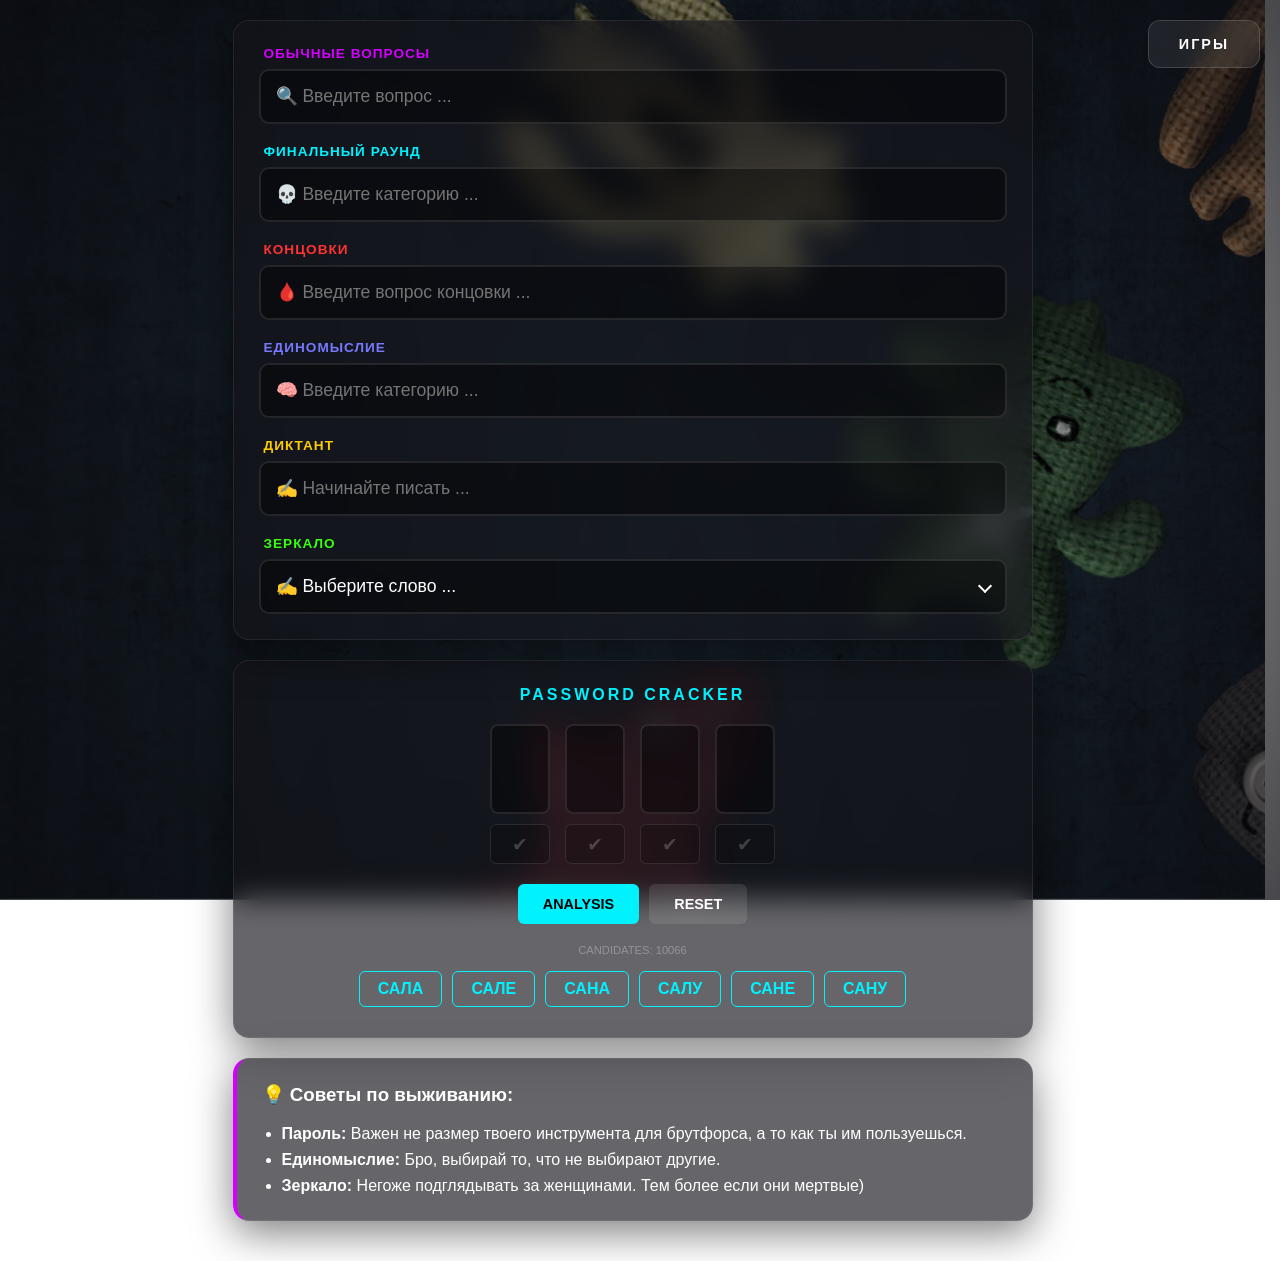
<file: tmp2.html>
<!DOCTYPE html>
<html lang="ru">
<head>
    <link rel="stylesheet" href="menu.css">
    <script src="menu.js"></script>
    <meta charset="UTF-8">
    <meta name="viewport" content="width=device-width, initial-scale=1.0">
    <title>TRIVIA MURDER PARTY 2 — База данных</title>
    <style>
        /* === ПАЛИТРА ЦВЕТОВ TMP2 === */
        :root {
            --text: #ffffff;
            --accent: #d400ff;
            --accent-final: #00f2ff;
            --accent-end: #ff3333;
            --accent-mirror: #39ff14;
            --accent-dict: #ffcc00;
            --accent-mind: #0500CF;
            --ans-color: #39ff14;
            --input-bg: rgba(0, 0, 0, 0.4);
            --input-border: rgba(255, 255, 255, 0.1);
        }

        html { scrollbar-gutter: stable; overflow-y: scroll; }
        * { box-sizing: border-box; outline: none !important; }

        body {
            font-family: 'Segoe UI', sans-serif;
            background: url('images\\tmp2.avif') no-repeat center center fixed;
            background-size: cover;
            color: var(--text);
            margin: 0;
            padding: 20px;
            min-height: 100vh;
        }

        /* Виньетка */
        body::before {
            content: '';
            position: fixed;
            top: 0; left: 0; right: 0; bottom: 0;
            background: radial-gradient(circle, rgba(0,0,0,0.1) 0%, rgba(10,10,15,0.75) 100%);
            z-index: -1;
        }

        .header { max-width: 800px; margin: 0 auto 20px; display: flex; align-items: center; justify-content: space-between; }
        .back-btn { text-decoration: none; color: var(--accent); font-weight: bold; font-size: 0.9rem; border: 1px solid var(--accent); padding: 5px 15px; border-radius: 5px; transition: 0.3s; background: rgba(0,0,0,0.2); }
        .back-btn:hover { background: var(--accent); color: #000; }

        /* === МАТОВОЕ СТЕКЛО (GLASSMORPHISM) === */
        .glass-card {
            max-width: 800px;
            width: 100%;
            margin: 0 auto 20px;
            background: rgba(20, 20, 27, 0.65);
            backdrop-filter: blur(14px);
            -webkit-backdrop-filter: blur(14px);
            border: 1px solid rgba(255, 255, 255, 0.08);
            border-radius: 16px;
            padding: 25px;
            box-shadow: 0 12px 40px rgba(0, 0, 0, 0.5);
            position: relative; /* Фикс контекста наложения для дочерних абсолютов */
        }

        .search-box { margin-bottom: 20px; }
        .search-box:last-child { margin-bottom: 0; }

        input {
            width: 100%; padding: 15px; border-radius: 10px; border: 2px solid var(--input-border);
            background: var(--input-bg); color: white; font-size: 1.1rem; transition: 0.3s;
        }

        /* === ПОЛНОСТЬЮ КАСТОМНЫЙ ДРОПДАУН БЕЗ ОБВОДОК === */
        .custom-select {
            position: relative;
            width: 100%;
            user-select: none;
        }
        .custom-select-trigger {
            width: 100%; padding: 15px; border-radius: 10px; border: 2px solid var(--input-border);
            background: var(--input-bg); color: white; font-size: 1.1rem; transition: 0.3s;
            cursor: pointer; display: flex; justify-content: space-between; align-items: center;
        }
        .custom-select.open .custom-select-trigger {
            border-color: var(--accent-mirror);
            box-shadow: 0 0 15px rgba(57, 255, 20, 0.2);
        }
        .custom-options {
            position: absolute; display: none; top: 100%; left: 0; right: 0;
            background: #1c1c24; border: 1px solid rgba(255, 255, 255, 0.1);
            border-radius: 10px; margin-top: 5px; max-height: 260px; overflow-y: auto;
            z-index: 100; box-shadow: 0 10px 30px rgba(0,0,0,0.6);
        }
        .custom-select.open .custom-options { display: block; }
        .custom-option {
            padding: 12px 15px; color: #fff; cursor: pointer; transition: 0.15s; font-size: 1.1rem;
        }
        .custom-option:hover { background: rgba(255, 255, 255, 0.05); color: var(--accent-mirror); }
        .custom-option.selected { background: rgba(57, 255, 20, 0.15); color: var(--ans-color); font-weight: bold; }

        /* Кастомный скроллбар списка */
        .custom-options::-webkit-scrollbar { width: 8px; }
        .custom-options::-webkit-scrollbar-track { background: rgba(0,0,0,0.2); border-radius: 10px; }
        .custom-options::-webkit-scrollbar-thumb { background: rgba(255,255,255,0.15); border-radius: 10px; }
        .custom-options::-webkit-scrollbar-thumb:hover { background: rgba(255,255,255,0.3); }

        #searchInput:focus { border-color: var(--accent); box-shadow: 0 0 15px rgba(212, 0, 255, 0.2); }
        #searchFinal:focus { border-color: var(--accent-final); box-shadow: 0 0 15px rgba(0, 242, 255, 0.2); }
        #searchEnd:focus { border-color: var(--accent-end); box-shadow: 0 0 15px rgba(255, 51, 51, 0.2); }
        #searchMind:focus { border-color: #5555ff; box-shadow: 0 0 15px rgba(85, 85, 255, 0.2); }
        #searchDict:focus { border-color: var(--accent-dict); box-shadow: 0 0 15px rgba(255, 204, 0, 0.2); }

        table { width: 100%; border-collapse: collapse; }
        th { text-align: left; color: var(--accent); padding: 12px 10px; border-bottom: 2px solid rgba(255,255,255,0.1); text-transform: uppercase; font-size: 0.85rem; letter-spacing: 1px; }
        td { padding: 15px 10px; border-bottom: 1px solid rgba(255, 255, 255, 0.05); background: transparent; vertical-align: top; }
        tr:last-child td { border-bottom: none; }

        .ans { color: var(--ans-color); font-weight: bold; text-shadow: 0 0 8px rgba(57, 255, 20, 0.2); line-height: 1.4; }

        /* === ВЗЛОМ ПАРОЛЯ === */
        .pass-grid { display: flex; gap: 15px; justify-content: center; margin-bottom: 20px; }
        .pass-slot { display: flex; flex-direction: column; gap: 10px; align-items: center; }

        .pass-input {
            width: 60px; height: 90px; background: rgba(0, 0, 0, 0.4); border: 2px solid rgba(255, 255, 255, 0.1);
            border-radius: 8px; color: var(--accent-final);
            font-size: 2.1rem; text-align: center; text-transform: uppercase; font-weight: bold;
            transition: 0.3s; padding: 0; line-height: 90px;
        }
        .pass-input::selection { background: transparent; }
        .pass-input:focus { border-color: var(--accent-final); box-shadow: 0 0 15px rgba(0,242,255,0.3); }

        .pass-status {
            width: 60px; height: 40px; background: rgba(0, 0, 0, 0.2); border: 1px solid rgba(255, 255, 255, 0.1);
            border-radius: 6px; cursor: pointer; display: flex; align-items: center;
            justify-content: center; transition: 0.2s; color: rgba(255, 255, 255, 0.2); font-size: 1.2rem;
        }
        .pass-status.active {
            background: var(--ans-color); border-color: var(--ans-color);
            color: #000; box-shadow: 0 0 15px var(--ans-color);
        }

        .pass-btn-group { display: flex; gap: 10px; justify-content: center; }
        .btn-pass {
            padding: 12px 25px; border-radius: 6px; border: none; cursor: pointer;
            font-weight: bold; text-transform: uppercase; font-size: 0.9rem; transition: 0.3s;
        }

        .pass-results { margin-top: 20px; text-align: center; min-height: 60px; }
        .pass-tag {
            display: inline-block; background: transparent; color: var(--accent-final);
            border: 1px solid var(--accent-final); padding: 8px 18px; border-radius: 6px;
            margin: 5px; cursor: pointer; font-weight: bold; transition: 0.2s;
        }
        .pass-tag:hover { background: var(--accent-final); color: #000; box-shadow: 0 0 10px var(--accent-final); }

        /* Окна инструментов */
        .mirror-display { display: none; text-align: center; }
        .mirror-canvas-img { max-width: 100%; height: auto; background: #000; border-radius: 8px; padding: 5px; }
        .dict-text { font-size: 1rem; line-height: 1.5; background: rgba(0,0,0,0.2); padding: 10px; border-radius: 4px; border-left: 3px solid var(--accent-dict); }
        .mind-tag { display: inline-block; background: rgba(255, 255, 255, 0.05); color: var(--ans-color); padding: 4px 8px; margin: 2px; border-radius: 4px; font-size: 0.85rem; border: 1px solid rgba(255, 255, 255, 0.1); }

        .tips { border-left: 4px solid var(--accent); }
        .tips h3 { margin-top: 0; }
        .tips ul { margin: 10px 0 0 0; padding-left: 20px; }
        .tips li { margin-bottom: 8px; }
        .tips li:last-child { margin-bottom: 0; }
    </style>
</head>
<body>

<div class="glass-card" style="z-index: 10;">
    <div class="search-box">
        <label style="color: var(--accent); font-size: 0.85rem; margin-left: 5px; display: block; margin-bottom: 8px; letter-spacing: 1px;"><strong>ОБЫЧНЫЕ ВОПРОСЫ</strong></label>
        <input type="text" id="searchInput" placeholder="🔍 Введите вопрос ...">
    </div>
    <div class="search-box">
        <label style="color: var(--accent-final); font-size: 0.85rem; margin-left: 5px; display: block; margin-bottom: 8px; letter-spacing: 1px;"><strong>ФИНАЛЬНЫЙ РАУНД</strong></label>
        <input type="text" id="searchFinal" placeholder="💀 Введите категорию ...">
    </div>
    <div class="search-box">
        <label style="color: var(--accent-end); font-size: 0.85rem; margin-left: 5px; display: block; margin-bottom: 8px; letter-spacing: 1px;"><strong>КОНЦОВКИ</strong></label>
        <input type="text" id="searchEnd" placeholder="🩸 Введите вопрос концовки ...">
    </div>
    <div class="search-box">
        <label style="color: rgba(120, 120, 255, 1); font-size: 0.85rem; margin-left: 5px; display: block; margin-bottom: 8px; letter-spacing: 1px;"><strong>ЕДИНОМЫСЛИЕ</strong></label>
        <input type="text" id="searchMind" placeholder="🧠 Введите категорию ...">
    </div>
    <div class="search-box">
        <label style="color: var(--accent-dict); font-size: 0.85rem; margin-left: 5px; display: block; margin-bottom: 8px; letter-spacing: 1px;"><strong>ДИКТАНТ</strong></label>
        <input type="text" id="searchDict" placeholder="✍️ Начинайте писать ...">
    </div>
    <div class="search-box">
        <label style="color: var(--accent-mirror); font-size: 0.85rem; margin-left: 5px; display: block; margin-bottom: 8px; letter-spacing: 1px;"><strong>ЗЕРКАЛО</strong></label>
        <div class="custom-select" id="mirrorSelect">
            <div class="custom-select-trigger">
                <span>✍️ Выберите слово ...</span>
                <div style="border: solid white; border-width: 0 2px 2px 0; display: inline-block; padding: 4px; transform: rotate(45deg); margin-bottom: 2px;"></div>
            </div>
            <div class="custom-options"></div>
        </div>
    </div>
</div>

<div id="mirrorDisplay" class="glass-card mirror-display">
    <div style="color: var(--accent-mirror); margin-bottom: 15px; font-weight: bold; letter-spacing: 2px;" id="mirrorWordTitle"></div>
    <img id="mirrorImage" class="mirror-canvas-img">
</div>

<div id="qaCard" class="glass-card" style="display: none;">
    <table id="qaTable"><thead><tr><th>Вопрос</th><th>Ответ</th></tr></thead><tbody id="tableBody"></tbody></table>
</div>

<div id="finalCard" class="glass-card" style="display: none;">
    <table id="finalTable"><thead><tr><th>Категория</th><th>Варианты</th></tr></thead><tbody id="finalBody"></tbody></table>
</div>

<div id="endCard" class="glass-card" style="display: none;">
    <table id="endTable"><thead><tr><th>Вопрос</th><th>Ответ</th></tr></thead><tbody id="endBody"></tbody></table>
</div>

<div id="mindCard" class="glass-card" style="display: none;">
    <table id="mindTable"><thead><tr><th>Категория</th><th>Варианты</th></tr></thead><tbody id="mindBody"></tbody></table>
</div>

<div id="dictCard" class="glass-card" style="display: none;">
    <table id="dictTable"><thead><tr><th>Текст</th></tr></thead><tbody id="dictBody"></tbody></table>
</div>

<div class="glass-card">
    <h3 style="color: var(--accent-final); text-align: center; margin-top: 0; font-size: 1rem; letter-spacing: 3px; margin-bottom: 20px;">PASSWORD CRACKER</h3>
    <div class="pass-grid">
        <div class="pass-slot">
            <input type="text" maxlength="1" class="pass-input" id="p0">
            <div class="pass-status" id="s0" onclick="togglePassStatus(0)">✔</div>
        </div>
        <div class="pass-slot">
            <input type="text" maxlength="1" class="pass-input" id="p1">
            <div class="pass-status" id="s1" onclick="togglePassStatus(1)">✔</div>
        </div>
        <div class="pass-slot">
            <input type="text" maxlength="1" class="pass-input" id="p2">
            <div class="pass-status" id="s2" onclick="togglePassStatus(2)">✔</div>
        </div>
        <div class="pass-slot">
            <input type="text" maxlength="1" class="pass-input" id="p3">
            <div class="pass-status" id="s3" onclick="togglePassStatus(3)">✔</div>
        </div>
    </div>
    <div class="pass-btn-group">
        <button class="btn-pass" style="background: var(--accent-final); color: #000;" onclick="solvePassword()">ANALYSIS</button>
        <button class="btn-pass" style="background: rgba(255,255,255,0.1); color: #fff;" onclick="resetPasswordSolver()">RESET</button>
    </div>
    <div id="passSuggestions" class="pass-results"></div>
</div>

<div class="glass-card tips">
    <h3>💡 Советы по выживанию:</h3>
    <ul>
        <li><strong>Пароль:</strong> Важен не размер твоего инструмента для брутфорса, а то как ты им пользуешься.</li>
        <li><strong>Единомыслие:</strong> Бро, выбирай то, что не выбирают другие.</li>
        <li><strong>Зеркало:</strong> Негоже подглядывать за женщинами. Тем более если они мертвые)</li>
    </ul>
</div>

<script src="content/data_tmp2.js"></script>
<script src="content/data_tmp2_final.js"></script>
<script src="content/data_tmp2_endings.js"></script>
<script src="content/data_tmp2_mirror.js"></script>
<script src="content/data_tmp2_dict.js"></script>
<script src="content/data_tmp2_mind.js"></script>
<script src="content/data_tmp2_passwords.js"></script>

<script>
    let passPool = [];
    let confirmed = [null, null, null, null];
    let excluded = [new Set(), new Set(), new Set(), new Set()];

    function togglePassStatus(idx) {
        document.getElementById(`s${idx}`).classList.toggle('active');
    }

    function resetPasswordSolver() {
        confirmed = [null, null, null, null];
        excluded = [new Set(), new Set(), new Set(), new Set()];
        for(let i=0; i<4; i++) {
            document.getElementById(`p${i}`).value = '';
            document.getElementById(`s${i}`).classList.remove('active');
        }
        passPool = (typeof DB_PASSWORDS !== 'undefined') ? [...DB_PASSWORDS] : [];
        renderPass();
    }

    function solvePassword() {
        const letters = [0,1,2,3].map(i => document.getElementById(`p${i}`).value.toLowerCase());
        const checks = [0,1,2,3].map(i => document.getElementById(`s${i}`).classList.contains('active'));

        if (letters.some(l => l === "")) return;

        for(let i=0; i<4; i++) {
            if (checks[i]) confirmed[i] = letters[i];
            else excluded[i].add(letters[i]);
        }

        passPool = passPool.filter(word => {
            const w = word.toLowerCase();
            for(let i=0; i<4; i++) {
                if (confirmed[i] && w[i] !== confirmed[i]) return false;
                if (excluded[i].has(w[i])) return false;
            }
            return true;
        });
        renderPass();
    }

    function renderPass() {
        const container = document.getElementById('passSuggestions');
        if (passPool.length === 0) {
            container.innerHTML = '<span style="color: var(--accent-end)">NO MATCHES FOUND</span>';
            return;
        }

        const freq = [{}, {}, {}, {}];
        passPool.forEach(w => { for(let i=0; i<4; i++) freq[i][w[i]] = (freq[i][w[i]] || 0) + 1; });
        const scored = passPool.map(w => {
            let s = 0; for(let i=0; i<4; i++) s += freq[i][w[i]];
            return { word: w, score: s };
        }).sort((a, b) => b.score - a.score);

        container.innerHTML = `<div style="color: rgba(255,255,255,0.3); font-size: 0.7rem; margin-bottom: 10px;">CANDIDATES: ${passPool.length}</div>` +
            scored.slice(0, 6).map(s => `<div class="pass-tag" onclick="usePass('${s.word}')">${s.word.toUpperCase()}</div>`).join('');
    }

    function usePass(w) {
        for(let i=0; i<4; i++) {
            document.getElementById(`p${i}`).value = w[i];
            const btn = document.getElementById(`s${i}`);
            if (confirmed[i] === w[i]) btn.classList.add('active');
            else btn.classList.remove('active');
        }
    }

    window.onload = function() {
        resetPasswordSolver();
        const parseJackText = (t) => t ? t.replace(/\[[^\]]+=[^\]]+\]/g, '').replace(/\[i\]/g, '<i>').replace(/\[\/i\]/g, '</i>').trim() : '-';

        const render = (data, bodyId, rowFn) => {
            const list = Array.isArray(data) ? data : (data ? data.content : []);
            document.getElementById(bodyId).innerHTML = list.map(rowFn).join('');
        };

        if (typeof DB_DATA !== 'undefined') render(DB_DATA, 'tableBody', item => {
            const c = item.choices ? item.choices.find(x => x.correct) : null;
            return `<tr><td>${parseJackText(item.text)}</td><td class="ans">${c ? parseJackText(c.text) : '-'}</td></tr>`;
        });

        if (typeof DB_DATA_FINAL !== 'undefined') render(DB_DATA_FINAL, 'finalBody', item => {
            const list = item.choices
                ? item.choices.filter(x => x.correct).map(x => parseJackText(x.text)).sort((a, b) => a.localeCompare(b)).join("<br>")
                : '-';
            return `<tr><td style="color:var(--accent-final); font-weight:bold; width: 40%;">${parseJackText(item.text)}</td><td class="ans">${list}</td></tr>`;
        });

        if (typeof DB_ENDINGS !== 'undefined') render(DB_ENDINGS, 'endBody', item => {
            const c = item.choices ? item.choices.find(x => x.correct) : null;
            return `<tr><td style="color:var(--accent-end); font-weight:bold;">${parseJackText(item.text)}</td><td class="ans">${c ? parseJackText(c.text) : '-'}</td></tr>`;
        });

        if (typeof DB_MIND !== 'undefined') render(DB_MIND, 'mindBody', item => {
            const ans = item.answers.map(a => `<div class="mind-tag">${a.answer}${a.alt && a.alt[0] !== "" ? `<span class="alt-text">(${a.alt.join(', ')})</span>` : ''}</div>`).join('');
            return `<tr><td style="color: #7878ff; font-weight: bold;">${parseJackText(item.text)}</td><td>${ans}</td></tr>`;
        });

        if (typeof DB_DICT !== 'undefined') render(DB_DICT, 'dictBody', item => `<tr><td><div class="dict-text">${parseJackText(Array.isArray(item.text) ? item.text.join(' ') : item.text)}</div></td></tr>`);

        const setupSearch = (id, cardId, bid) => {
            const input = document.getElementById(id), card = document.getElementById(cardId), rows = document.getElementById(bid).getElementsByTagName('tr');
            input.addEventListener('input', () => {
                const f = input.value.trim().toLowerCase();
                if (!f) { card.style.display = "none"; return; }
                let found = false;
                for (let r of rows) { const m = r.textContent.toLowerCase().includes(f); r.style.display = m ? "" : "none"; if (m) found = true; }
                card.style.display = found ? "block" : "none";
            });
        };
        setupSearch('searchInput', 'qaCard', 'tableBody');
        setupSearch('searchFinal', 'finalCard', 'finalBody');
        setupSearch('searchEnd', 'endCard', 'endBody');
        setupSearch('searchMind', 'mindCard', 'mindBody');
        setupSearch('searchDict', 'dictCard', 'dictBody');

        // === ОБРАБОТКА КАСТОМНОГО ДРОПДАУНА ЗЕРКАЛА ===
        if (typeof DB_MIRROR !== 'undefined') {
            const dataM = Array.isArray(DB_MIRROR) ? DB_MIRROR : DB_MIRROR.content;
            const selectEl = document.getElementById('mirrorSelect');
            const trigger = selectEl.querySelector('.custom-select-trigger');
            const triggerText = trigger.querySelector('span');
            const optionsContainer = selectEl.querySelector('.custom-options');

            trigger.addEventListener('click', function(e) {
                selectEl.classList.toggle('open');
                e.stopPropagation();
            });

            window.addEventListener('click', function() {
                selectEl.classList.remove('open');
            });

            // Возвращен первый дефолтный пункт сброса
            const defaultOpt = document.createElement('div');
            defaultOpt.className = 'custom-option selected';
            defaultOpt.textContent = '✍️ Выберите слово ...';
            defaultOpt.addEventListener('click', function(e) {
                optionsContainer.querySelectorAll('.custom-option').forEach(el => el.classList.remove('selected'));
                defaultOpt.classList.add('selected');
                triggerText.textContent = '✍️ Выберите слово ...';
                selectEl.classList.remove('open');
                document.getElementById('mirrorDisplay').style.display = "none";
                e.stopPropagation();
            });
            optionsContainer.appendChild(defaultOpt);

            dataM.sort((a,b) => a.password.localeCompare(b.password)).forEach((item) => {
                const opt = document.createElement('div');
                opt.className = 'custom-option';
                opt.textContent = item.password;

                opt.addEventListener('click', function(e) {
                    optionsContainer.querySelectorAll('.custom-option').forEach(el => el.classList.remove('selected'));
                    opt.classList.add('selected');
                    triggerText.textContent = item.password;
                    selectEl.classList.remove('open');

                    const d = document.getElementById('mirrorDisplay');
                    document.getElementById('mirrorWordTitle').textContent = item.password.toUpperCase();
                    document.getElementById('mirrorImage').src = drawPattern(item.lines);
                    d.style.display = "block";
                    e.stopPropagation();
                });
                optionsContainer.appendChild(opt);
            });
        }
    };

    function drawPattern(lines) {
        const canvas = document.createElement('canvas'); canvas.width = 500; canvas.height = 180;
        const ctx = canvas.getContext('2d'); ctx.fillStyle = "#000"; ctx.fillRect(0,0,500,180);
        ctx.strokeStyle = "#39ff14"; ctx.lineWidth = 4; ctx.lineCap = "round"; ctx.lineJoin = "round";
        lines.forEach(l => {
            const p = l.points.split('|').map(x => x.split(',').map(Number));
            ctx.beginPath(); p.forEach((pt, i) => { const x = pt[0]*1.5, y = pt[1]*1.3; if (i===0) ctx.moveTo(x,y); else ctx.lineTo(x,y); });
            ctx.stroke();
        });
        return canvas.toDataURL();
    }

    document.querySelectorAll('.pass-input').forEach((input, idx) => {
        input.addEventListener('input', (e) => {
            if (e.target.value.length === 1 && idx < 3) {
                const nextInput = document.getElementById(`p${idx + 1}`);
                nextInput.focus();
                nextInput.select();
            }
        });
        input.addEventListener('keydown', (e) => {
            if (e.key === 'Backspace' && input.value === '' && idx > 0) {
                const prevInput = document.getElementById(`p${idx - 1}`);
                prevInput.focus();
                prevInput.select();
            }
        });
        input.addEventListener('focus', () => input.select());
    });
</script>
</body>
</html>
</file>
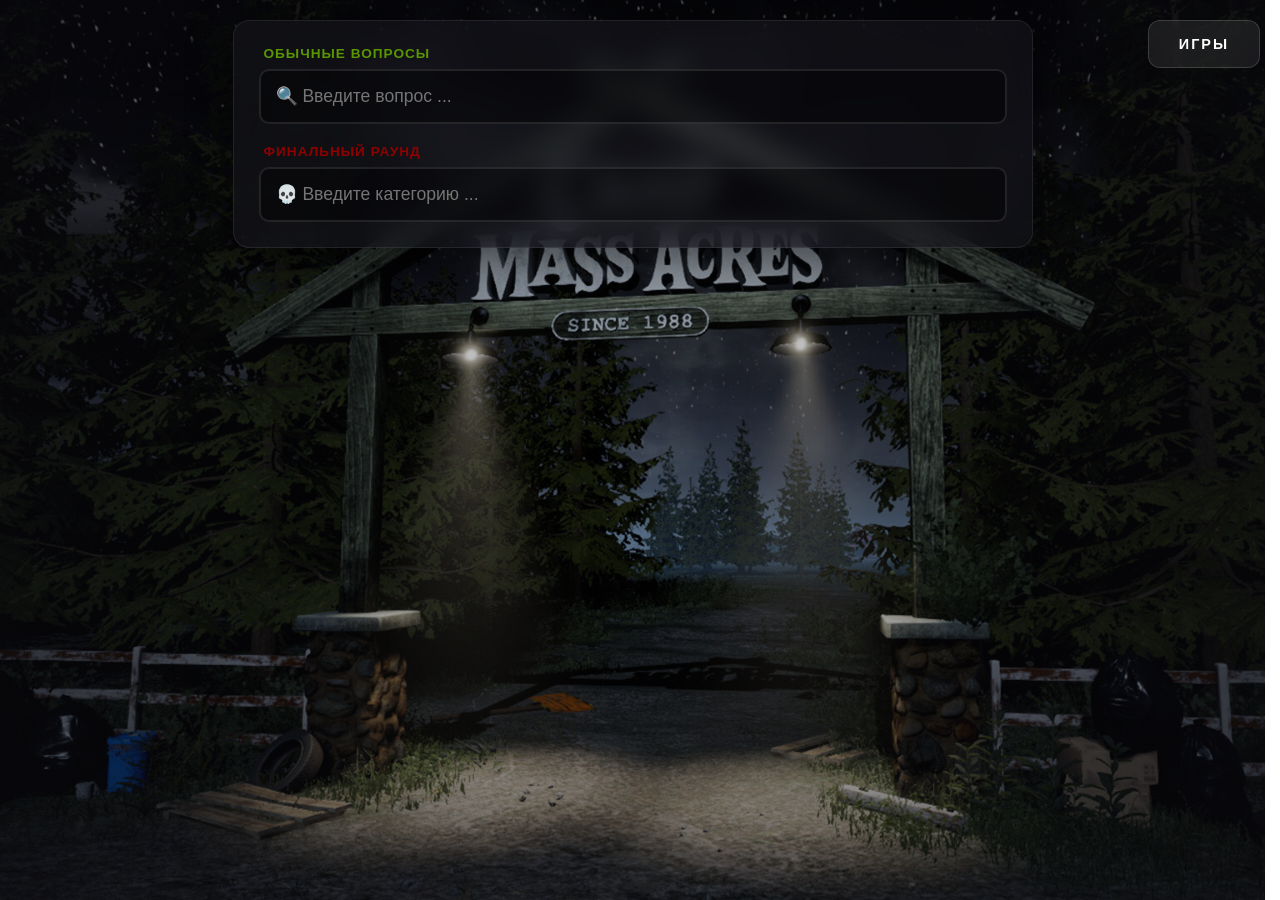
<file: tmp3.html>
<!DOCTYPE html>
<html lang="ru">
<head>
    <link rel="stylesheet" href="menu.css">
    <script src="menu.js"></script>
    <meta charset="UTF-8">
    <meta name="viewport" content="width=device-width, initial-scale=1.0">
    <title>TRIVIA MURDER PARTY 3 — База данных</title>
    <style>
        /* === ПАЛИТРА ЦВЕТОВ === */
        :root {
            --text: #ffffff;
            --accent: #5A9600;
            --accent-final: #8F0000;
            --ans-color: #39ff14;
            --input-bg: rgba(0, 0, 0, 0.4);
            --input-border: rgba(255, 255, 255, 0.1);
        }

        html { scrollbar-gutter: stable; overflow-y: scroll; }
        * { box-sizing: border-box; outline: none !important; }

        body {
            font-family: 'Segoe UI', sans-serif;
            background: url('images\\TMP3.jpg') no-repeat center center fixed;
            background-size: cover;
            color: var(--text);
            margin: 0;
            padding: 20px;
            min-height: 100vh;
        }

        /* Виньетка */
        body::before {
            content: '';
            position: fixed;
            top: 0; left: 0; right: 0; bottom: 0;
            background: radial-gradient(circle, rgba(0,0,0,0.1) 0%, rgba(10,10,15,0.75) 100%);
            z-index: -1;
        }

        .header { max-width: 800px; margin: 0 auto 20px; display: flex; align-items: center; justify-content: space-between; }
        .back-btn { text-decoration: none; color: var(--accent); font-weight: bold; font-size: 0.9rem; border: 1px solid var(--accent); padding: 5px 15px; border-radius: 5px; transition: 0.3s; background: rgba(0,0,0,0.2); }
        .back-btn:hover { background: var(--accent); color: #000; }

        /* === МАТОВОЕ СТЕКЛО (GLASSMORPHISM) === */
        .glass-card {
            max-width: 800px;
            width: 100%;
            margin: 0 auto 20px;
            background: rgba(20, 20, 27, 0.65);
            backdrop-filter: blur(14px);
            -webkit-backdrop-filter: blur(14px);
            border: 1px solid rgba(255, 255, 255, 0.08);
            border-radius: 16px;
            padding: 25px;
            box-shadow: 0 12px 40px rgba(0, 0, 0, 0.5);
            position: relative;
        }

        .search-box { margin-bottom: 20px; }
        .search-box:last-child { margin-bottom: 0; }

        input {
            width: 100%; padding: 15px; border-radius: 10px; border: 2px solid var(--input-border);
            background: var(--input-bg); color: white; font-size: 1.1rem; transition: 0.3s;
        }
        #searchInput:focus { border-color: var(--accent); box-shadow: 0 0 15px rgba(212, 0, 255, 0.2); }
        #searchFinal:focus { border-color: var(--accent-final); box-shadow: 0 0 15px rgba(0, 242, 255, 0.2); }

        table { width: 100%; border-collapse: collapse; }
        th { text-align: left; color: var(--accent); padding: 12px 10px; border-bottom: 2px solid rgba(255,255,255,0.1); text-transform: uppercase; font-size: 0.85rem; letter-spacing: 1px; }
        td { padding: 15px 10px; border-bottom: 1px solid rgba(255, 255, 255, 0.05); background: transparent; vertical-align: top; }
        tr:last-child td { border-bottom: none; }

        .ans { color: var(--ans-color); font-weight: bold; text-shadow: 0 0 8px rgba(57, 255, 20, 0.2); line-height: 1.4; }
    </style>
</head>
<body>

<div class="glass-card">
    <div class="search-box">
        <label style="color: var(--accent); font-size: 0.85rem; margin-left: 5px; display: block; margin-bottom: 8px; letter-spacing: 1px;"><strong>ОБЫЧНЫЕ ВОПРОСЫ</strong></label>
        <input type="text" id="searchInput" placeholder="🔍 Введите вопрос ...">
    </div>
    <div class="search-box">
        <label style="color: var(--accent-final); font-size: 0.85rem; margin-left: 5px; display: block; margin-bottom: 8px; letter-spacing: 1px;"><strong>ФИНАЛЬНЫЙ РАУНД</strong></label>
        <input type="text" id="searchFinal" placeholder="💀 Введите категорию ...">
    </div>
</div>

<div id="qaCard" class="glass-card" style="display: none;">
    <table id="qaTable"><thead><tr><th>Вопрос</th><th>Ответ</th></tr></thead><tbody id="tableBody"></tbody></table>
</div>

<div id="finalCard" class="glass-card" style="display: none;">
    <table id="finalTable"><thead><tr><th>Категория</th><th>Варианты</th></tr></thead><tbody id="finalBody"></tbody></table>
</div>

<script src="content/data_tmp3.js"></script>
<script src="content/data_tmp3_final.js"></script>

<script>
    window.onload = function() {
        const parseJackText = (t) => t ? t.replace(/\[[^\]]+=[^\]]+\]/g, '').replace(/\[i\]/g, '<i>').replace(/\[\/i\]/g, '</i>').trim() : '-';

        const render = (data, bodyId, rowFn) => {
            const list = Array.isArray(data) ? data : (data ? data.content : []);
            document.getElementById(bodyId).innerHTML = list.map(rowFn).join('');
        };

        if (typeof DB_DATA !== 'undefined') render(DB_DATA, 'tableBody', item => {
            const c = item.choices ? item.choices.find(x => x.correct) : null;
            return `<tr><td>${parseJackText(item.question)}</td><td class="ans">${c ? parseJackText(c.text) : '-'}</td></tr>`;
        });

        if (typeof DB_DATA_FINAL !== 'undefined') render(DB_DATA_FINAL, 'finalBody', item => {
            const list = item.choices
                ? item.choices.filter(x => x.correct).map(x => parseJackText(x.text)).sort((a, b) => a.localeCompare(b)).join("<br>")
                : '-';
            return `<tr><td style="color:var(--accent-final); font-weight:bold; width: 40%;">${parseJackText(item.categoryName)}</td><td class="ans">${list}</td></tr>`;
        });

        const setupSearch = (id, cardId, bid) => {
            const input = document.getElementById(id), card = document.getElementById(cardId), rows = document.getElementById(bid).getElementsByTagName('tr');
            input.addEventListener('input', () => {
                const f = input.value.trim().toLowerCase();
                if (!f) { card.style.display = "none"; return; }
                let found = false;
                for (let r of rows) { const m = r.textContent.toLowerCase().includes(f); r.style.display = m ? "" : "none"; if (m) found = true; }
                card.style.display = found ? "block" : "none";
            });
        };
        setupSearch('searchInput', 'qaCard', 'tableBody');
        setupSearch('searchFinal', 'finalCard', 'finalBody');
    };
</script>
</body>
</html>
</file>
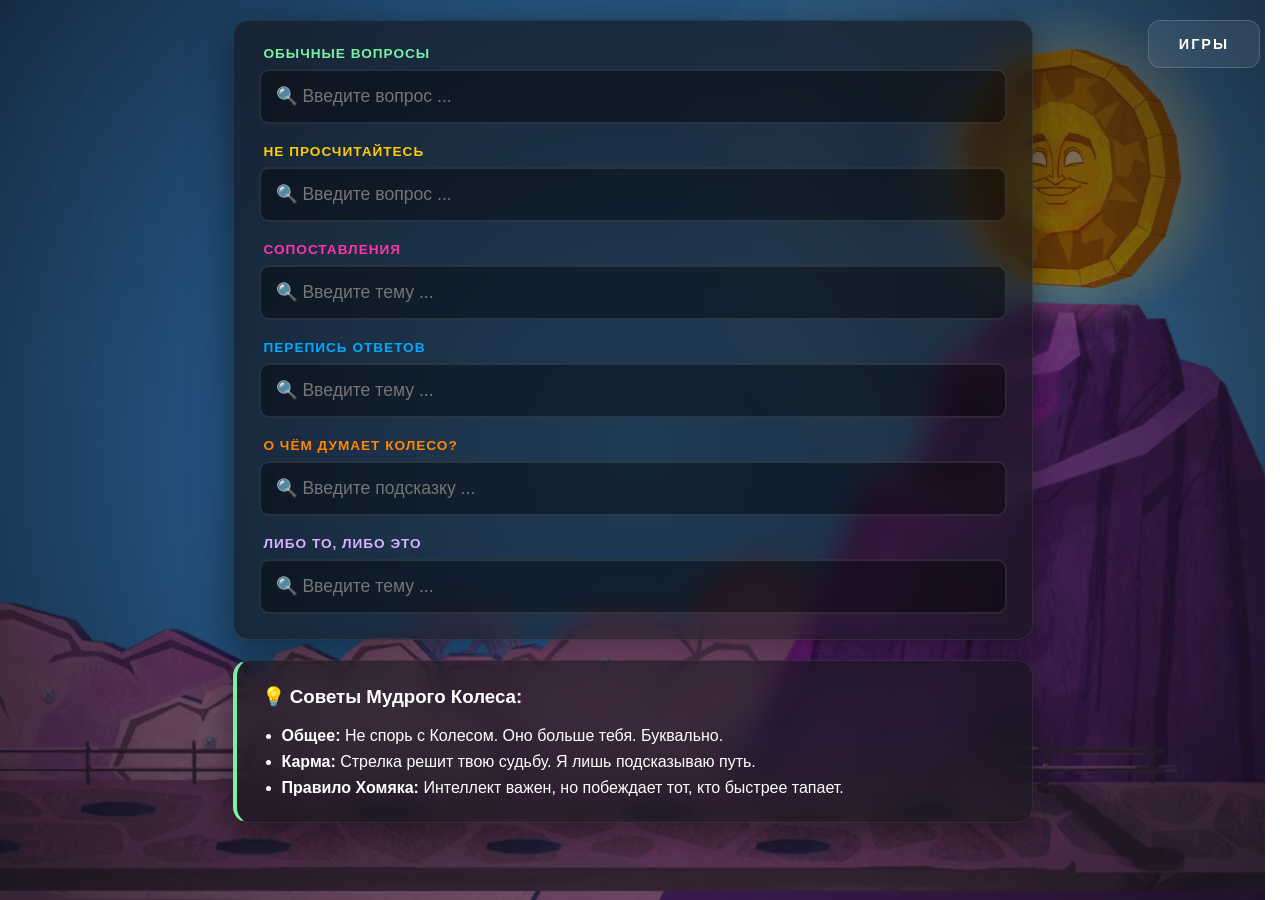
<file: wheel.html>
<!DOCTYPE html>
<html lang="ru">
<head>
    <link rel="stylesheet" href="menu.css">
    <script src="menu.js"></script>
    <meta charset="UTF-8">
    <meta name="viewport" content="width=device-width, initial-scale=1.0">
    <title>КОЛЕСО НЕВЕРОЯТНЫХ МАСШТАБОВ — База данных</title>
    <style>
        /* === ПАЛИТРА ЦВЕТОВ КОЛЕСА === */
        :root {
            --text: #ffffff;
            --accent-list: #7BF1A8;      /* 01. Зеленый — Списки */
            --accent-numeric: #ffcc00;   /* 02. Золотой — Числа */
            --accent-matching: #FF33AA;  /* 03. Розовый — Сопоставления */
            --accent-census: #00aaff;    /* 04. Голубой — Перепись */
            --accent-clues: #ff8800;     /* 05. Оранжевый — Загадки */
            --accent-more-less: #DAB2FF; /* 06. Сиреневый — Сравнение */
            --ans-color: #39ff14;
            --input-bg: rgba(0, 0, 0, 0.4);
            --input-border: rgba(255, 255, 255, 0.1);
        }

        html { scrollbar-gutter: stable; overflow-y: scroll; }
        * { box-sizing: border-box; outline: none !important; }

        body {
            font-family: 'Segoe UI', sans-serif;
            background: url('images\\wheel.avif') no-repeat center center fixed;
            background-size: cover;
            color: var(--text);
            margin: 0;
            padding: 20px;
            min-height: 100vh;
        }

        /* Виньетка для затемнения краев фона и улучшения контраста */
        body::before {
            content: '';
            position: fixed;
            top: 0; left: 0; right: 0; bottom: 0;
            background: radial-gradient(circle, rgba(0,0,0,0.1) 0%, rgba(10,10,15,0.75) 100%);
            z-index: -1;
        }

        .header { max-width: 800px; margin: 0 auto 20px; display: flex; align-items: center; justify-content: space-between; }
        .back-btn {
            text-decoration: none; color: var(--accent-list); font-weight: bold; font-size: 0.9rem; border: 1px solid var(--accent-list); padding: 5px 15px; border-radius: 5px; transition: 0.3s; background: rgba(0,0,0,0.2);
        }
        .back-btn:hover { background: var(--accent-list); color: #000; }

        /* === МАТОВОЕ СТЕКЛО (GLASSMORPHISM) === */
        .glass-card {
            max-width: 800px;
            width: 100%;
            margin: 0 auto 20px;
            background: rgba(20, 20, 27, 0.65);
            backdrop-filter: blur(14px);
            -webkit-backdrop-filter: blur(14px);
            border: 1px solid rgba(255, 255, 255, 0.08);
            border-radius: 16px;
            padding: 25px;
            box-shadow: 0 12px 40px rgba(0, 0, 0, 0.5);
            position: relative;
        }

        .search-box { margin-bottom: 20px; }
        .search-box:last-child { margin-bottom: 0; }
        .search-box label { font-size: 0.85rem; margin-left: 5px; display: block; margin-bottom: 8px; letter-spacing: 1px; }

        input {
            width: 100%; padding: 15px; border-radius: 10px; border: 2px solid var(--input-border);
            background: var(--input-bg); color: white; font-size: 1.1rem; transition: 0.3s;
        }

        /* Индивидуальные фокусы и свечения для полей Колеса */
        #searchList:focus { border-color: var(--accent-list); box-shadow: 0 0 15px rgba(123, 241, 168, 0.2); }
        #searchNumeric:focus { border-color: var(--accent-numeric); box-shadow: 0 0 15px rgba(255, 204, 0, 0.2); }
        #searchMatching:focus { border-color: var(--accent-matching); box-shadow: 0 0 15px rgba(255, 51, 170, 0.2); }
        #searchCensus:focus { border-color: var(--accent-census); box-shadow: 0 0 15px rgba(0, 170, 255, 0.2); }
        #searchClues:focus { border-color: var(--accent-clues); box-shadow: 0 0 15px rgba(255, 136, 0, 0.2); }
        #searchMoreLess:focus { border-color: var(--accent-more-less); box-shadow: 0 0 15px rgba(218, 178, 255, 0.2); }

        table { width: 100%; border-collapse: collapse; }
        th { text-align: left; padding: 12px 10px; border-bottom: 2px solid rgba(255,255,255,0.1); text-transform: uppercase; font-size: 0.85rem; letter-spacing: 1px; }
        td { padding: 15px 10px; border-bottom: 1px solid rgba(255, 255, 255, 0.05); background: transparent; vertical-align: top; }
        tr:last-child td { border-bottom: none; }

        .ans { color: var(--ans-color); font-weight: bold; font-size: 1.1rem; text-shadow: 0 0 8px rgba(57, 255, 20, 0.2); }
        .unit-text { color: #aaa; font-size: 0.85rem; display: block; margin-top: 5px; font-style: italic; }

        /* Теги (Списки и Перепись) */
        .ans-tag {
            display: inline-block; background: rgba(57, 255, 20, 0.08);
            color: var(--ans-color); padding: 5px 12px; margin: 3px;
            border-radius: 6px; font-weight: bold; border: 1px solid rgba(57, 255, 20, 0.2);
            font-size: 0.95rem; text-shadow: 0 0 5px rgba(57, 255, 20, 0.1);
        }
        .alt-text { color: #aaa; font-size: 0.75rem; font-weight: normal; margin-left: 5px; }

        /* Пары (Сопоставление и Сравнение) */
        .match-pair { display: flex; justify-content: space-between; border-bottom: 1px solid rgba(255,255,255,0.05); padding: 6px 0; }
        .match-pair:last-child { border: none; }
        .match-val { color: var(--ans-color); font-weight: bold; }

        .clue-item { font-size: 0.95rem; color: #ddd; margin-bottom: 6px; padding-left: 15px; position: relative; }
        .clue-item::before { content: "•"; position: absolute; left: 0; color: var(--accent-clues); font-weight: bold; }

        .category-label { font-size: 0.7rem; color: #aaa; text-transform: uppercase; display: block; margin-bottom: 5px; letter-spacing: 0.5px; }

        .tips { border-left: 4px solid var(--accent-list); }
        .tips h3 { margin-top: 0; }
        .tips ul { margin: 10px 0 0 0; padding-left: 20px; }
        .tips li { margin-bottom: 8px; }
        .tips li:last-child { margin-bottom: 0; }
        i { font-style: italic; color: inherit; }
    </style>
</head>
<body>

<div class="glass-card">
    <div class="search-box">
        <label style="color: var(--accent-list);"><strong>ОБЫЧНЫЕ ВОПРОСЫ</strong></label>
        <input type="text" id="searchList" placeholder="🔍 Введите вопрос ...">
    </div>

    <div class="search-box">
        <label style="color: var(--accent-numeric);"><strong>НЕ ПРОСЧИТАЙТЕСЬ</strong></label>
        <input type="text" id="searchNumeric" placeholder="🔍 Введите вопрос ...">
    </div>

    <div class="search-box">
        <label style="color: var(--accent-matching);"><strong>СОПОСТАВЛЕНИЯ</strong></label>
        <input type="text" id="searchMatching" placeholder="🔍 Введите тему ...">
    </div>

    <div class="search-box">
        <label style="color: var(--accent-census);"><strong>ПЕРЕПИСЬ ОТВЕТОВ</strong></label>
        <input type="text" id="searchCensus" placeholder="🔍 Введите тему ...">
    </div>

    <div class="search-box">
        <label style="color: var(--accent-clues);"><strong>О ЧЁМ ДУМАЕТ КОЛЕСО?</strong></label>
        <input type="text" id="searchClues" placeholder="🔍 Введите подсказку ...">
    </div>

    <div class="search-box">
        <label style="color: var(--accent-more-less);"><strong>ЛИБО ТО, ЛИБО ЭТО</strong></label>
        <input type="text" id="searchMoreLess" placeholder="🔍 Введите тему ...">
    </div>
</div>

<div id="listCard" class="glass-card" style="display: none;">
    <table id="listTable"><thead><tr><th style="color: var(--accent-list);">Вопрос</th><th>Верные варианты</th></tr></thead><tbody id="listBody"></tbody></table>
</div>

<div id="numericCard" class="glass-card" style="display: none;">
    <table id="numericTable"><thead><tr><th style="color: var(--accent-numeric);">Вопрос</th><th>Ответ</th></tr></thead><tbody id="numericBody"></tbody></table>
</div>

<div id="matchingCard" class="glass-card" style="display: none;">
    <table id="matchingTable"><thead><tr><th style="color: var(--accent-matching);">Вопрос</th><th>Правильные пары</th></tr></thead><tbody id="matchingBody"></tbody></table>
</div>

<div id="censusCard" class="glass-card" style="display: none;">
    <table id="censusTable"><thead><tr><th style="color: var(--accent-census);">Тема</th><th>Все ответы</th></tr></thead><tbody id="censusBody"></tbody></table>
</div>

<div id="cluesCard" class="glass-card" style="display: none;">
    <table id="cluesTable"><thead><tr><th style="color: var(--accent-clues);">Загадка</th><th>Подсказки</th><th>Ответ</th></tr></thead><tbody id="cluesBody"></tbody></table>
</div>

<div id="moreLessCard" class="glass-card" style="display: none;">
    <table id="moreLessTable"><thead><tr><th style="color: var(--accent-more-less);">Вопрос</th><th>Рейтинг</th></tr></thead><tbody id="moreLessBody"></tbody></table>
</div>

<div class="glass-card tips">
    <h3>💡 Советы Мудрого Колеса:</h3>
    <ul>
        <li><strong>Общее:</strong> Не спорь с Колесом. Оно больше тебя. Буквально.</li>
        <li><strong>Карма:</strong> Стрелка решит твою судьбу. Я лишь подсказываю путь.</li>
        <li><strong>Правило Хомяка:</strong> Интеллект важен, но побеждает тот, кто быстрее тапает.</li>
    </ul>
</div>

<script src="content/data_wheel_lists.js"></script>
<script src="content/data_wheel_numeric.js"></script>
<script src="content/data_wheel_matching.js"></script>
<script src="content/data_wheel_census.js"></script>
<script src="content/data_wheel_clues.js"></script>
<script src="content/data_wheel_moreless.js"></script>

<script>
    window.onload = function() {
        const parseJackText = (text) => text ? text.replace(/\[i\]/g, '<i>').replace(/\[\/i\]/g, '</i>') : '-';

        // 1. Списки
        if (typeof DB_WHEEL_LISTS !== 'undefined') {
            const data = Array.isArray(DB_WHEEL_LISTS) ? DB_WHEEL_LISTS : DB_WHEEL_LISTS.content;
            document.getElementById('listBody').innerHTML = data.map(item => {
                const ansHtml = item.answers.map(a => `<span class="ans-tag">${parseJackText(a.text)}</span>`).join('');
                return `<tr><td><span class="category-label">${item.category}</span><strong>${parseJackText(item.prompt)}</strong></td><td>${ansHtml}</td></tr>`;
            }).join('');
        }

        // 2. Числа
        if (typeof DB_WHEEL_NUMERIC !== 'undefined') {
            const dataNum = Array.isArray(DB_WHEEL_NUMERIC) ? DB_WHEEL_NUMERIC : DB_WHEEL_NUMERIC.content;
            document.getElementById('numericBody').innerHTML = dataNum.map(item => {
                const unitHtml = item.unit ? `<span class="unit-text">Юнит: ${parseJackText(item.unit)}</span>` : '';
                return `<tr><td><span class="category-label">${item.category}</span><strong>${parseJackText(item.prompt)}</strong>${unitHtml}</td><td class="ans">${item.value}</td></tr>`;
            }).join('');
        }

        // 3. Сопоставления (Matching)
        if (typeof DB_WHEEL_MATCHING !== 'undefined') {
            const dataMatch = Array.isArray(DB_WHEEL_MATCHING) ? DB_WHEEL_MATCHING : DB_WHEEL_MATCHING.content;
            document.getElementById('matchingBody').innerHTML = dataMatch.map(item => {
                const pairsHtml = item.answers.map(a => `
                    <div class="match-pair">
                        <span>${parseJackText(a.text)}</span>
                        <span class="match-val">→ ${parseJackText(a.match)}</span>
                    </div>`).join('');
                return `<tr>
                    <td style="width: 35%; vertical-align: top;"><span class="category-label">${item.category}</span><strong>${parseJackText(item.prompt)}</strong></td>
                    <td>${pairsHtml}</td>
                </tr>`;
            }).join('');
        }

        // 4. Перепись
        if (typeof DB_WHEEL_CENSUS !== 'undefined') {
            const dataCensus = Array.isArray(DB_WHEEL_CENSUS) ? DB_WHEEL_CENSUS : DB_WHEEL_CENSUS.content;
            document.getElementById('censusBody').innerHTML = dataCensus.map(item => {
                const ansHtml = item.answers.map(a => {
                    const alts = (a.altSpellings && a.altSpellings.length > 0) ? `<span class="alt-text">(${a.altSpellings.join(', ')})</span>` : '';
                    return `<span class="ans-tag">${parseJackText(a.text)}${alts}</span>`;
                }).join('');
                return `<tr><td><span class="category-label">${item.category}</span><strong>${parseJackText(item.prompt)}</strong></td><td>${ansHtml}</td></tr>`;
            }).join('');
        }

        // 5. Загадки
        if (typeof DB_WHEEL_CLUES !== 'undefined') {
            const dataClues = Array.isArray(DB_WHEEL_CLUES) ? DB_WHEEL_CLUES : DB_WHEEL_CLUES.content;
            document.getElementById('cluesBody').innerHTML = dataClues.map(item => {
                const cluesHtml = item.clues.map(c => `<div class="clue-item">${parseJackText(c.clue)}</div>`).join('');
                return `<tr><td><span class="category-label">${item.category}</span><strong>${parseJackText(item.prompt)}</strong></td><td>${cluesHtml}</td><td class="ans">${parseJackText(item.answer)}</td></tr>`;
            }).join('');
        }

        // 6. Сравнение
        if (typeof DB_WHEEL_MORELESS !== 'undefined') {
            const dataML = Array.isArray(DB_WHEEL_MORELESS) ? DB_WHEEL_MORELESS : DB_WHEEL_MORELESS.content;
            document.getElementById('moreLessBody').innerHTML = dataML.map(item => {
                const sorted = [...item.answers].sort((a, b) => parseFloat(a.value) - parseFloat(b.value));
                const listHtml = sorted.map(a => `<div class="match-pair"><span>${parseJackText(a.text)}</span><span class="match-val">${a.value}</span></div>`).join('');
                return `<tr><td><span class="category-label">${item.category}</span><strong>${parseJackText(item.prompt)}</strong></td><td>${listHtml}</td></tr>`;
            }).join('');
        }

        const setupSearch = (inputId, cardId, bodyId) => {
            const input = document.getElementById(inputId);
            const card = document.getElementById(cardId);
            const rows = document.getElementById(bodyId).getElementsByTagName('tr');
            input.addEventListener('input', () => {
                const filter = input.value.trim().toLowerCase();
                if (filter === "") { card.style.display = "none"; return; }
                let found = false;
                for (let row of rows) {
                    const match = row.textContent.toLowerCase().includes(filter);
                    row.style.display = match ? "" : "none";
                    if (match) found = true;
                }
                card.style.display = found ? "block" : "none";
            });
        };

        setupSearch('searchList', 'listCard', 'listBody');
        setupSearch('searchNumeric', 'numericCard', 'numericBody');
        setupSearch('searchMatching', 'matchingCard', 'matchingBody');
        setupSearch('searchCensus', 'censusCard', 'censusBody');
        setupSearch('searchClues', 'cluesCard', 'cluesBody');
        setupSearch('searchMoreLess', 'moreLessCard', 'moreLessBody');
    };
</script>
</body>
</html>
</file>
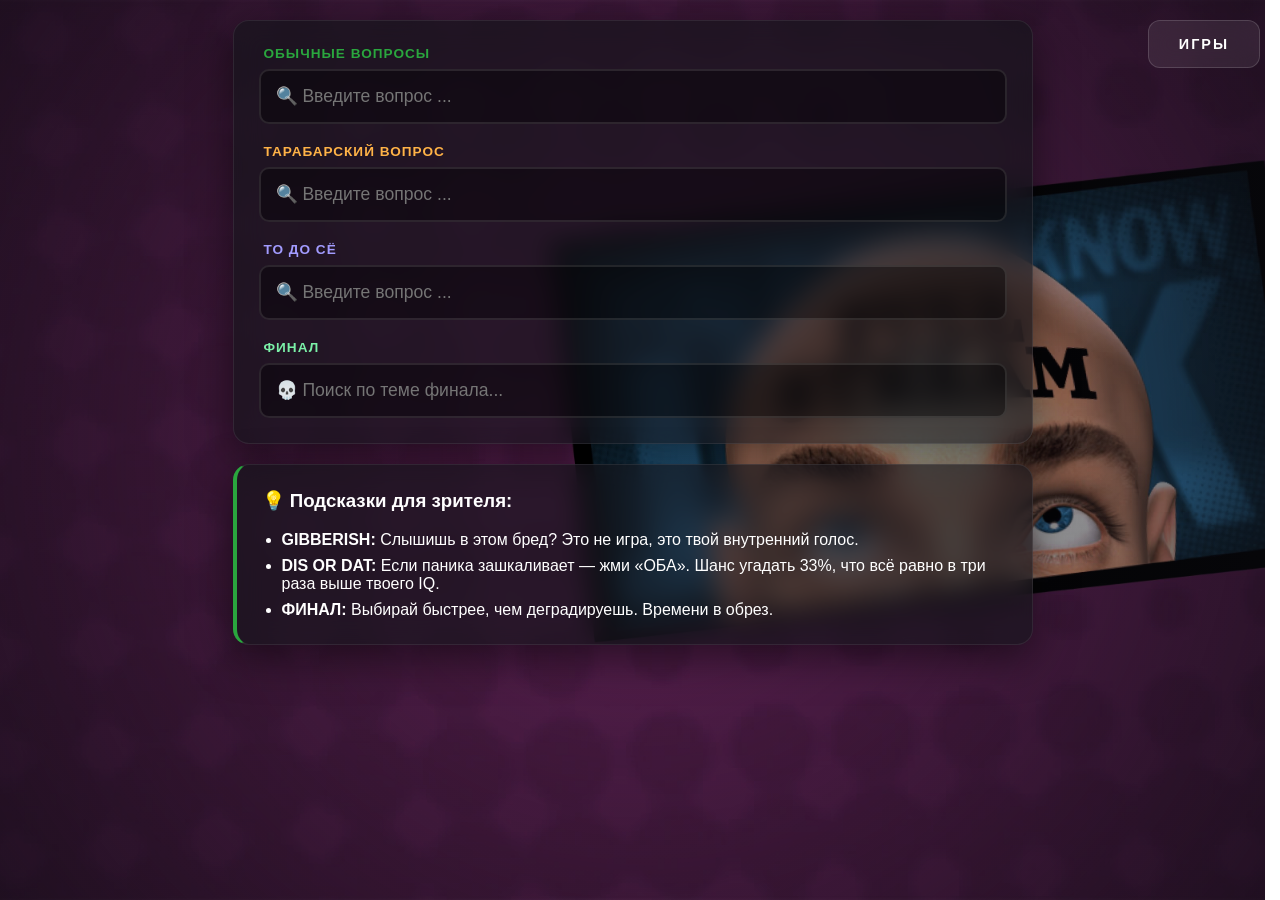
<file: ydkj5.html>
<!DOCTYPE html>
<html lang="ru">
<head>
    <link rel="stylesheet" href="menu.css">
    <script src="menu.js"></script>
    <meta charset="UTF-8">
    <meta name="viewport" content="width=device-width, initial-scale=1.0">
    <title>YDKJ FULLSTREAM — База данных</title>
    <style>
        /* === ПАЛИТРА ЦВЕТОВ === */
        :root {
            --text: #ffffff;
            --accent: #2AA63E;          /* Зеленый — Основа */
            --accent-gib: #FFB347;      /* Оранжевый — Тарабарщина */
            --accent-dis: #A29BFE;      /* Фиолетовый — Это или То */
            --accent-final: #7BF1A8;    /* Салатовый — Финал */
            --ans-color: #00ffcc;
            --input-bg: rgba(0, 0, 0, 0.4);
            --input-border: rgba(255, 255, 255, 0.1);
        }

        html { scrollbar-gutter: stable; overflow-y: scroll; }
        * { box-sizing: border-box; outline: none !important; }

        body {
            font-family: 'Segoe UI', sans-serif;
            background: url('images\\ydkjfs.avif') no-repeat center center fixed;
            background-size: cover;
            color: var(--text);
            margin: 0;
            padding: 20px;
            min-height: 100vh;
        }

        /* Виньетка */
        body::before {
            content: '';
            position: fixed;
            top: 0; left: 0; right: 0; bottom: 0;
            background: radial-gradient(circle, rgba(0,0,0,0.1) 0%, rgba(10,10,15,0.75) 100%);
            z-index: -1;
        }

        .header { max-width: 800px; margin: 0 auto 20px; display: flex; align-items: center; justify-content: space-between; }
        .back-btn { text-decoration: none; color: var(--accent); font-weight: bold; font-size: 0.9rem; border: 1px solid var(--accent); padding: 5px 15px; border-radius: 5px; transition: 0.3s; background: rgba(0,0,0,0.2); }
        .back-btn:hover { background: var(--accent); color: #000; }

        /* === МАТОВОЕ СТЕКЛО (GLASSMORPHISM) === */
        .glass-card {
            max-width: 800px;
            width: 100%;
            margin: 0 auto 20px;
            background: rgba(20, 20, 27, 0.65);
            backdrop-filter: blur(14px);
            -webkit-backdrop-filter: blur(14px);
            border: 1px solid rgba(255, 255, 255, 0.08);
            border-radius: 16px;
            padding: 25px;
            box-shadow: 0 12px 40px rgba(0, 0, 0, 0.5);
            position: relative;
        }

        .search-box { margin-bottom: 20px; }
        .search-box:last-child { margin-bottom: 0; }
        .search-box label { font-size: 0.85rem; margin-left: 5px; display: block; margin-bottom: 8px; letter-spacing: 1px; }

        input {
            width: 100%; padding: 15px; border-radius: 10px; border: 2px solid var(--input-border);
            background: var(--input-bg); color: white; font-size: 1.1rem; transition: 0.3s;
        }

        #searchInput:focus { border-color: var(--accent); box-shadow: 0 0 15px rgba(42, 166, 62, 0.2); }
        #searchGib:focus { border-color: var(--accent-gib); box-shadow: 0 0 15px rgba(255, 179, 71, 0.2); }
        #searchDis:focus { border-color: var(--accent-dis); box-shadow: 0 0 15px rgba(162, 155, 254, 0.2); }
        #searchFinal:focus { border-color: var(--accent-final); box-shadow: 0 0 15px rgba(123, 241, 168, 0.2); }

        table { width: 100%; border-collapse: collapse; }
        th { text-align: left; color: var(--accent); padding: 12px 10px; border-bottom: 2px solid rgba(255,255,255,0.1); text-transform: uppercase; font-size: 0.85rem; letter-spacing: 1px; }
        td { padding: 15px 10px; border-bottom: 1px solid rgba(255, 255, 255, 0.05); background: transparent; vertical-align: top; }
        tr:last-child td { border-bottom: none; }

        .ans { color: var(--ans-color); font-weight: bold; text-shadow: 0 0 8px rgba(0, 255, 204, 0.2); }
        .cat-tag { font-size: 0.7rem; color: #aaa; text-transform: uppercase; display: block; margin-bottom: 4px; }

        /* СТИЛИ ФИНАЛА И ТАРАБАРЩИНЫ */
        .ans-tag {
            display: inline-block;
            background: rgba(0, 255, 204, 0.08);
            border: 1px solid rgba(0, 255, 204, 0.2);
            color: var(--ans-color);
            padding: 4px 10px;
            border-radius: 6px;
            font-size: 0.9rem;
            margin: 2px;
            font-weight: bold;
        }

        .final-prompt-container {
            margin-bottom: 15px;
            padding: 12px;
            background: rgba(123, 241, 168, 0.02);
            border-radius: 8px;
            border: 1px solid rgba(255,255,255,0.05);
            border-left: 4px solid var(--accent-final);
        }
        .final-prompt-container:last-child { margin-bottom: 0; }

        .prompt-label {
            color: var(--accent-final);
            font-size: 0.65rem;
            font-weight: 800;
            letter-spacing: 1px;
            margin-bottom: 6px;
            text-transform: uppercase;
        }

        .clues-list { margin: 5px 0 0 0; padding-left: 18px; font-size: 0.85rem; color: #bbb; }

        /* Дис или Дат стили */
        .dis-header { color: var(--accent-dis); font-size: 0.85rem; margin-bottom: 10px; border-bottom: 1px solid rgba(255,255,255,0.1); padding-bottom: 5px; font-style: italic; }
        .dis-item { display: flex; justify-content: space-between; padding: 6px 0; border-bottom: 1px solid rgba(255,255,255,0.05); font-size: 0.95rem; }
        .dis-item:last-child { border-bottom: none; }
        .choice-tag { font-weight: bold; font-size: 0.8rem; padding: 2px 6px; border-radius: 4px; background: rgba(0,0,0,0.3); border: 1px solid rgba(255,255,255,0.05); }

        .tips { border-left: 4px solid var(--accent); }
        .tips h3 { margin-top: 0; }
        .tips ul { margin: 10px 0 0 0; padding-left: 20px; }
        .tips li { margin-bottom: 8px; }
        .tips li:last-child { margin-bottom: 0; }
    </style>
</head>
<body>

<div class="glass-card">
    <div class="search-box">
        <label style="color: var(--accent);"><strong>ОБЫЧНЫЕ ВОПРОСЫ</strong></label>
        <input type="text" id="searchInput" placeholder="🔍 Введите вопрос ...">
    </div>
    <div class="search-box">
        <label style="color: var(--accent-gib);"><strong>ТАРАБАРСКИЙ ВОПРОС</strong></label>
        <input type="text" id="searchGib" placeholder="🔍 Введите вопрос ...">
    </div>
    <div class="search-box">
        <label style="color: var(--accent-dis);"><strong>ТО ДО СЁ</strong></label>
        <input type="text" id="searchDis" placeholder="🔍 Введите вопрос ...">
    </div>
    <div class="search-box">
        <label style="color: var(--accent-final);"><strong>ФИНАЛ</strong></label>
        <input type="text" id="searchFinal" placeholder="💀 Поиск по теме финала...">
    </div>
</div>

<div id="qaCard" class="glass-card" style="display: none;">
    <table id="qaTable">
        <thead><tr><th style="width: 70%;">Вопрос</th><th>Ответ</th></tr></thead>
        <tbody id="tableBody"></tbody>
    </table>
</div>

<div id="gibCard" class="glass-card" style="display: none;">
    <table id="gibTable">
        <thead><tr><th style="width: 60%; color: var(--accent-gib);">Созвучие</th><th>Разгадка</th></tr></thead>
        <tbody id="gibBody"></tbody>
    </table>
</div>

<div id="disCard" class="glass-card" style="display: none;">
    <table id="disTable">
        <thead><tr><th style="width: 50%; color: var(--accent-dis);">Категория / Предметы</th><th>Выбор</th></tr></thead>
        <tbody id="disBody"></tbody>
    </table>
</div>

<div id="finalCard" class="glass-card" style="display: none;">
    <table id="finalTable">
        <thead><tr><th style="width: 30%; color: var(--accent-final);">Тема эпизода</th><th>Jack Attack Подсказки</th></tr></thead>
        <tbody id="finalBody"></tbody>
    </table>
</div>

<div class="glass-card tips">
    <h3>💡 Подсказки для зрителя:</h3>
    <ul>
        <li><strong>GIBBERISH:</strong> Слышишь в этом бред? Это не игра, это твой внутренний голос.</li>
        <li><strong>DIS OR DAT:</strong> Если паника зашкаливает — жми «ОБА». Шанс угадать 33%, что всё равно в три раза выше твоего IQ.</li>
        <li><strong>ФИНАЛ:</strong> Выбирай быстрее, чем деградируешь. Времени в обрез.</li>
    </ul>
</div>

<script src="content/data_jack_base.js"></script>
<script src="content/data_jack_final.js"></script>
<script src="content/data_jack_gibberish.js"></script>
<script src="content/data_jack_dis.js"></script>

<script>
    window.onload = function() {
        const parse = (t) => t ? t.replace(/\[i\]/g, '<i>').replace(/\[\/i\]/g, '</i>') : '-';

        // 1. ОБЫЧНЫЕ
        if (window.DB_DATA) {
            document.getElementById('tableBody').innerHTML = (window.DB_DATA.content || window.DB_DATA).map(q => {
                const fullQ = q.questionText.map(part => part.text).join(' ');
                const correct = q.choices.find(c => c.isCorrect).text;
                return `<tr><td><span class="cat-tag">${q.category?.text || ''}</span><strong>${parse(fullQ)}</strong></td><td class="ans">${parse(correct)}</td></tr>`;
            }).join('');
        }

        // 2. ТАРАБАРЩИНА (С ПОДСКАЗКАМИ)
        if (window.DB_JACK_GIBBERISH) {
            document.getElementById('gibBody').innerHTML = (window.DB_JACK_GIBBERISH.content || window.DB_JACK_GIBBERISH).map(q => {
                const cluesHtml = q.clues ? q.clues.map(c => `<li>${parse(c.text)}</li>`).join('') : '';
                return `<tr>
                    <td><span class="cat-tag">${q.category.text}</span><div style="color:var(--accent-gib); font-style:italic;">"${q.gibberishText.text}"</div></td>
                    <td><div class="ans">${q.correctText.text}</div><ul class="clues-list">${cluesHtml}</ul></td>
                </tr>`;
            }).join('');
        }

        // 3. ЭТО ИЛИ ТО
        if (window.DB_JACK_DIS) {
            document.getElementById('disBody').innerHTML = (window.DB_JACK_DIS.content || window.DB_JACK_DIS).map(set => {
                const itemsHtml = set.questions.map(q => {
                    let label = (q.correctChoiceString === "dis") ? set.disChoice.shortText : (q.correctChoiceString === "dat" ? set.datChoice.shortText : "ОБА");
                    return `<div class="dis-item"><span>${q.text}</span><span class="choice-tag" style="color:var(--ans-color)">${label}</span></div>`;
                }).join('');
                return `<tr>
                    <td><span class="cat-tag">ЭТО ИЛИ ТО</span><strong>${set.category.text}</strong><div class="dis-header">${set.disChoice.shortText} vs ${set.datChoice.shortText}</div></td>
                    <td>${itemsHtml}</td>
                </tr>`;
            }).join('');
        }

        // 4. ФИНАЛ
        if (window.DB_DATA_FINAL) {
            document.getElementById('finalBody').innerHTML = (window.DB_DATA_FINAL.content || window.DB_DATA_FINAL).map(episode => {
                const promptCards = episode.prompts.map(p => {
                    const answerTags = p.choices.filter(c => c.isCorrect).map(c => `<span class="ans-tag">${parse(c.text)}</span>`).join('');
                    return `<div class="final-prompt-container"><div class="prompt-label">ПОДСКАЗКА</div><div class="prompt-title"><strong>${parse(p.title)}</strong></div><div>${answerTags}</div></div>`;
                }).join('');
                return `<tr><td style="vertical-align: middle;"><span class="cat-tag" style="color: var(--accent-final)">ЭПИЗОД</span><div style="font-size: 1.2rem; font-weight: bold; color: var(--accent); line-height: 1.2;">${parse(episode.title)}</div></td><td>${promptCards}</td></tr>`;
            }).join('');
        }

        const handleSearch = (input, card, tbody) => {
            const filter = input.value.trim().toLowerCase();
            const rows = tbody.getElementsByTagName('tr');
            if (filter === "") { card.style.display = "none"; return; }
            let has = false;
            for (let row of rows) {
                if (row.textContent.toLowerCase().includes(filter)) { row.style.display = ""; has = true; }
                else { row.style.display = "none"; }
            }
            card.style.display = has ? "block" : "none";
        };

        const sBase = document.getElementById('searchInput');
        const sGib = document.getElementById('searchGib');
        const sDis = document.getElementById('searchDis');
        const sFinal = document.getElementById('searchFinal');

        sBase.oninput = () => handleSearch(sBase, document.getElementById('qaCard'), document.getElementById('tableBody'));
        sGib.oninput = () => handleSearch(sGib, document.getElementById('gibCard'), document.getElementById('gibBody'));
        sDis.oninput = () => handleSearch(sDis, document.getElementById('disCard'), document.getElementById('disBody'));
        sFinal.oninput = () => handleSearch(sFinal, document.getElementById('finalCard'), document.getElementById('finalBody'));
    };
</script>
</body>
</html>
</file>
<file: menu.css>
/* Кнопка активации меню в углу */
.global-nav {
    position: fixed;
    top: 20px;
    right: 20px;
    z-index: 10000;
}

.nav-toggle {
    background: rgba(255, 255, 255, 0.08);
    backdrop-filter: blur(12px);
    border: 1px solid rgba(255, 255, 255, 0.15);
    color: #fff;
    padding: 15px 30px;
    border-radius: 12px;
    cursor: pointer;
    font-weight: 900;
    letter-spacing: 2px;
    font-size: 0.9rem;
    transition: background 0.3s;
}

.nav-toggle:hover {
    background: rgba(255, 255, 255, 0.15);
}

/* Стеклянная панель во всю высоту */
.nav-list {
    display: none;
    flex-direction: column;
    position: fixed;
    top: 0;
    right: 0;
    height: 100vh;
    width: 400px;
    background: rgba(10, 16, 26, 0.5);
    backdrop-filter: blur(50px);
    -webkit-backdrop-filter: blur(50px);
    border-left: 1px solid rgba(255, 255, 255, 0.1);
    padding: 20px;
    box-shadow: -20px 0 60px rgba(0,0,0,0.7);
    overflow-y: auto;
    z-index: 9999;
}

/* Элементы списка */
.nav-list a {
    color: white;
    text-decoration: none;
    padding: 12px;
    display: flex;
    align-items: center;
    gap: 20px;
    border-bottom: 1px solid rgba(255,255,255,0.05);
    transition: 0.3s;
}

.nav-list a:hover {
    background: rgba(255,255,255,0.08);
}

/* Прямоугольные иконки */
.nav-list img {
    width: 120px;
    height: 70px;
    border-radius: 8px;
    /* cover заполнит всё окно, не оставляя пустых полос */
    object-fit: cover;
    /* background и padding больше не нужны, так как картинка заполнит всё */
    background: transparent;
    padding: 0;
    box-shadow: 0 4px 10px rgba(0,0,0,0.3);
}

/* Текст */
.nav-list span {
    font-size: 1rem;
    font-weight: 600;
    letter-spacing: 0.2px;
}
</file>
